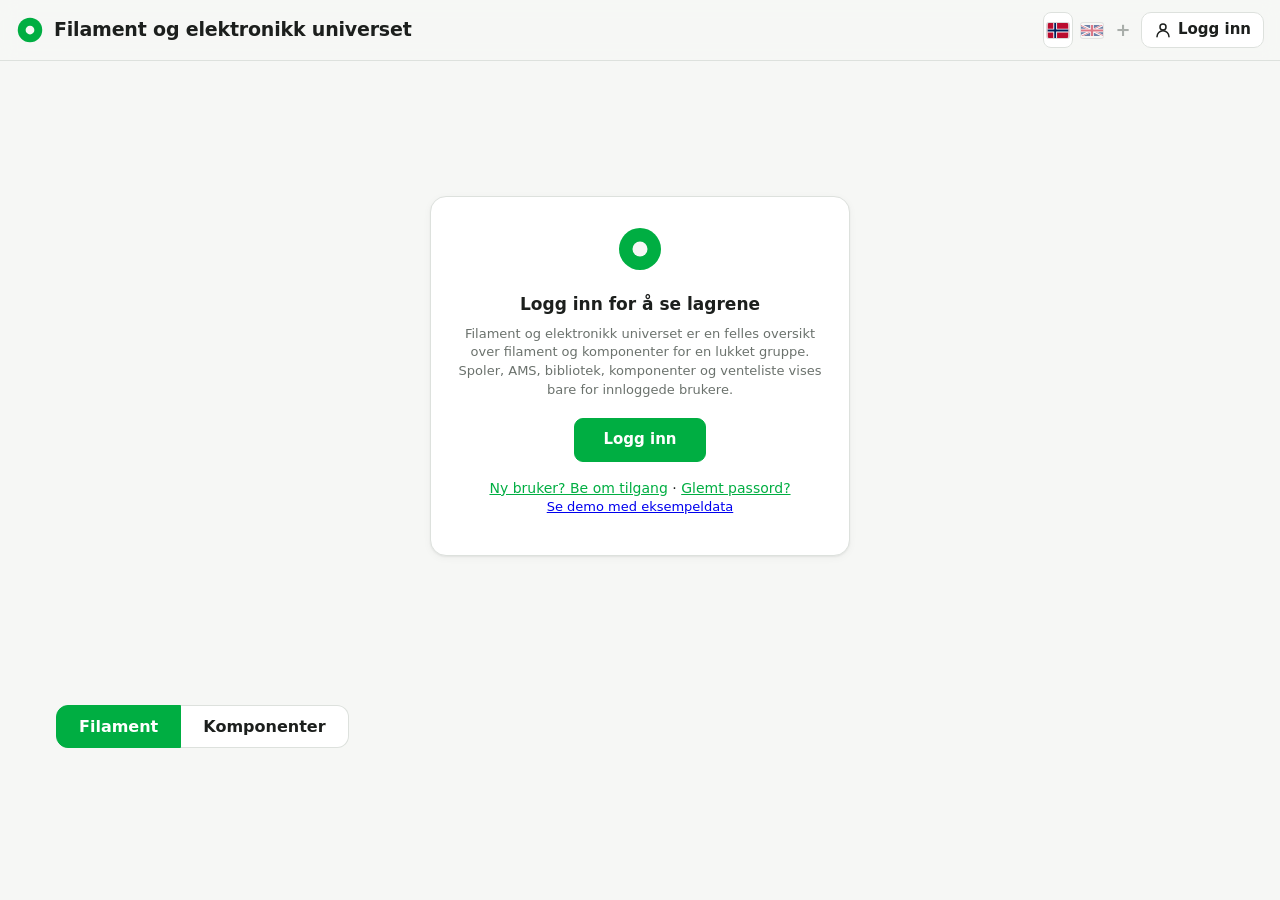
<file: index.html>
<!doctype html>
<html lang="nb">
<head>
  <meta charset="utf-8">
  <meta name="viewport" content="width=device-width, initial-scale=1">
  <!-- Ekstra lag mot XSS: bare egne skript, og data bare til GitHub, proxyen og Bambu-bildene.
       style-src trenger 'unsafe-inline' for fargefeltene (style-attributter med kontrollerte farger). -->
  <meta http-equiv="Content-Security-Policy" content="default-src 'none'; script-src 'self'; style-src 'self' 'unsafe-inline'; img-src 'self' data: https: https://store.bblcdn.eu https://store.bblcdn.com https://*.alicdn.com https://*.aliexpress-media.com https://*.mouser.com https://*.lcsc.com; connect-src 'self' http://127.0.0.1:8787 https://api.github.com https://raw.githubusercontent.com https://bambufilament-proxy.saysphilippe.workers.dev; base-uri 'none'; form-action 'self'; object-src 'none'">
  <meta name="referrer" content="strict-origin-when-cross-origin">
  <title>Filament og elektronikk universet</title>
  <meta name="description" content="Felles oversikt over Bambu Lab-filament og elektronikkomponenter, skannet inn med RFID og importert fra AliExpress og Mouser.">
  <link rel="icon" href="data:image/svg+xml,<svg xmlns='http://www.w3.org/2000/svg' viewBox='0 0 32 32'><circle cx='16' cy='16' r='14' fill='%2300ae42'/><circle cx='16' cy='16' r='5' fill='white'/></svg>">
  <link rel="stylesheet" href="style.css?v=20261009202254">
</head>
<body>
  <header>
    <a class="brand" href="./">
      <svg viewBox="0 0 32 32" aria-hidden="true"><circle cx="16" cy="16" r="14" fill="var(--accent)"/><circle cx="16" cy="16" r="5" fill="var(--bg)"/></svg>
      <h1>Filament og elektronikk universet</h1>
    </a>
    <div class="actions">
      <span id="sync" class="sync"></span>
      <button id="refresh" class="icon-btn" title="Oppdater" aria-label="Oppdater">
        <svg viewBox="0 0 24 24"><path d="M20 11a8 8 0 1 0-2.3 5.7M20 5v6h-6"/></svg>
      </button>
      <button id="open-messages" class="icon-btn msg-btn" title="Meldinger" aria-label="Meldinger" hidden>
        <svg viewBox="0 0 24 24"><rect x="3" y="5" width="18" height="14" rx="2"/><path d="M3.5 6.5l8.5 6 8.5-6"/></svg>
        <span class="msg-badge" hidden></span>
      </button>
      <button id="open-users" class="icon-btn" title="Brukere" aria-label="Brukere">
        <svg viewBox="0 0 24 24"><circle cx="9" cy="8" r="3.5"/><path d="M2.5 20a6.5 6.5 0 0 1 13 0M16 4.6a3.5 3.5 0 0 1 0 6.8M18 14.2a6.5 6.5 0 0 1 3.5 5.8"/></svg>
      </button>
      <button id="open-ideas" class="icon-btn msg-btn" title="Forslag til forbedringer" aria-label="Forslag til forbedringer" hidden>
        <svg viewBox="0 0 24 24"><path d="M12 5.5a5 5 0 0 0-3 9c.6.5.9 1.1.9 1.8v.7h4.2v-.7c0-.7.3-1.3.9-1.8a5 5 0 0 0-3-9z"/><path d="M10 20h4M10.6 22.2h2.8M10.4 11.6l1.6 1.8 1.6-1.8M12 13.4V17"/><path d="M12 1.2v1.6M4.8 4.2l1.1 1.1M19.2 4.2l-1.1 1.1M2.4 10.5h1.6M20 10.5h1.6"/></svg>
        <span class="msg-badge" hidden></span>
      </button>
      <span id="lang-switch" class="lang-switch" role="group" aria-label="Språk"></span>
      <button id="account" class="account-btn" title="Konto">
        <svg viewBox="0 0 24 24"><circle cx="12" cy="8" r="4"/><path d="M4 21a8 8 0 0 1 16 0"/></svg>
        <span id="account-label">Logg inn</span>
      </button>
    </div>
  </header>

  <div class="demo-banner">Demo med eksempeldata – endringer lagres ikke. <a href="./">Gå til ekte oversikt</a></div>

  <section id="gate" class="gate" hidden>
    <div class="gate-card">
      <svg viewBox="0 0 32 32" aria-hidden="true"><circle cx="16" cy="16" r="14" fill="var(--accent)"/><circle cx="16" cy="16" r="5" fill="var(--bg)"/></svg>
      <h2>Logg inn for å se lagrene</h2>
      <p class="hint">Filament og elektronikk universet er en felles oversikt over filament og komponenter for en lukket gruppe. Spoler, AMS, bibliotek, komponenter og venteliste vises bare for innloggede brukere.</p>
      <button id="gate-login" class="btn btn-primary">Logg inn</button>
      <p class="gate-links"><button type="button" class="link-btn" data-open="register">Ny bruker? Be om tilgang</button> · <button type="button" class="link-btn" data-open="forgot">Glemt passord?</button></p>
      <p class="hint"><a href="?demo">Se demo med eksempeldata</a></p>
    </div>
  </section>

  <nav class="sections" aria-label="Del">
    <button class="section-btn active" type="button" data-section="filament">Filament</button>
    <button class="section-btn" type="button" data-section="parts">Komponenter</button>
  </nav>

  <nav class="tabs" aria-label="Visning">
    <button class="tab active" data-tab="stock">Våre lokale lager</button>
    <button class="tab" data-tab="loans">Lånt filament</button>
    <button class="tab" data-tab="ams">AMS og bibliotek</button>
    <button class="tab" data-tab="news">Nytt fra Bambu</button>
    <button class="tab" data-tab="shop">Butikk</button>
    <button class="tab" data-tab="cards">RFID-kort</button>
    <button class="tab" data-tab="settings">Innstillinger</button>
  </nav>

  <main>
   <div id="parts-root" hidden></div>

   <div id="tab-stock">
    <aside class="stats-rail"><div class="rail-inner">
      <section id="stats" class="stats stats-side"></section>
      <nav class="rail-types" aria-label="Materiale"><span class="rail-label">Materiale</span><div id="type-chips" class="chips"></div></nav>
      <section id="kind-stats" class="stats stats-side kind-stats" aria-label="Lager og bibliotek"></section>
    </div></aside>

    <button id="stock-pending" class="notice stock-pending" type="button" data-goto="loans" hidden></button>


    <section class="panel filters">
      <div class="filter-row">
        <input id="q" type="search" placeholder="Søk etter farge, type, eier, plassering…" aria-label="Søk">
        <select id="status" aria-label="Status">
          <option value="in">På lager</option>
          <option value="pending">Venter på innsjekk</option>
          <option value="out">Tatt ut</option>
          <option value="empty">Brukt opp</option>
          <option value="">Alle</option>
        </select>
        <select id="sort" aria-label="Sortering">
          <option value="type">Sorter: type</option>
          <option value="color">Sorter: farge</option>
          <option value="owner">Sorter: eier</option>
          <option value="recent">Sorter: sist skannet</option>
        </select>
        <button id="pick-toggle" type="button" class="btn pick-toggle" aria-pressed="false">Velg flere</button>
      </div>
      <div class="chip-row"><span class="chip-label">Farge</span><div id="family-chips" class="chips"></div></div>
    </section>

    <section id="pick-bar" class="panel pick-bar" aria-label="Valgte spoler" hidden>
      <div class="pick-row">
        <b id="pick-count" class="pick-count"></b>
        <button id="pick-all" type="button" class="btn btn-small">Merk alle</button>
        <button id="pick-none" type="button" class="btn btn-small">Fjern merking</button>
        <button id="pick-cancel" type="button" class="btn btn-small">Avbryt</button>
      </div>
      <div class="pick-row">
        <label class="d-borrow">Sjekk ut til<select id="pick-to"></select></label>
        <label id="pick-refill-wrap" class="d-refill"><input id="pick-refill" type="checkbox"> Kjøp: refill uten spole (leveres ikke tilbake)</label>
        <button id="pick-go" type="button" class="btn btn-out">Sjekk ut valgte</button>
        <button id="pick-test" type="button" class="btn btn-small" hidden>Lag 12 testruller</button>
        <button id="pick-sim" type="button" class="btn btn-small" hidden>Simuler RFID-utsjekk</button>
        <button id="pick-simin" type="button" class="btn btn-small" hidden>Simuler RFID-innsjekk</button>
        <button id="pick-nuke" type="button" class="btn btn-small" hidden>Slett testdata</button>
      </div>
      <p class="hint">Trykk på spolene på lager for å velge dem. Spoler som går til noen andre enn eieren, blir lån, som ved utsjekk av én spole.</p>
      <p id="pick-msg" class="pick-msg" role="status"></p>
    </section>

    <section id="grid" class="grid"></section>
   </div>

   <div id="tab-loans" hidden></div>

   <div id="tab-news" hidden></div>

   <div id="tab-cards" hidden></div>

   <div id="tab-settings" hidden></div>

   <div id="tab-shop" hidden>
    <section class="panel shop-head">
      <div class="filter-row">
        <input id="shop-q" type="search" placeholder="Søk i hele Bambu-butikken…" aria-label="Søk i butikken">
        <select id="shop-status" aria-label="Lagerstatus">
          <option value="">Alle lagerstatuser</option>
          <option value="in">På lager</option>
          <option value="notin">Ikke på lager (helt eller delvis)</option>
          <option value="partial">Noen varianter utsolgt</option>
          <option value="out">Utsolgt</option>
        </select>
        <select id="shop-sort" aria-label="Sortering">
          <option value="name">Sorter: navn</option>
          <option value="priceAsc">Sorter: pris, lav–høy</option>
          <option value="priceDesc">Sorter: pris, høy–lav</option>
          <option value="status">Sorter: utsolgt først</option>
        </select>
        <button id="cart-open" type="button" class="btn btn-primary">Handlekurv</button>
      </div>
      <div id="shop-cats" class="chips"></div>
      <p id="shop-updated" class="hint"></p>
      <p id="shop-error" class="error"></p>
    </section>
    <div id="shop-count" class="count"></div>
    <section id="shop-grid" class="shop-grid"></section>
    <button id="shop-more" class="btn shop-more" hidden>Vis flere</button>
   </div>

   <div id="tab-ams" hidden>
    <section id="ams-me" class="panel"></section>
    <div id="ams-list"></div>
   </div>
  </main>

  <dialog id="detail" tabindex="-1">
    <form id="d-form" method="dialog">
      <div class="d-head">
        <div id="d-swatch" class="d-swatch"></div>
        <div class="d-head-text">
          <h2 id="d-title"></h2>
          <div id="d-sub" class="d-type"></div>
          <span id="d-owner" class="owner-pill"></span>
        </div>
      </div>

      <div class="d-quick">
        <button id="d-checkin" value="in" class="btn btn-in">Sjekk inn</button>
        <label id="d-borrow-label" class="d-borrow">Sjekk ut til<select id="d-borrower"></select>
          <span id="d-refill-wrap" class="d-refill"><input id="d-refill" type="checkbox"> Kjøp: refill uten spole (leveres ikke tilbake)</span></label>
        <button id="d-checkout" value="out" class="btn btn-out">Sjekk ut</button>
      </div>

      <dl id="d-rows" class="d-rows"></dl>

      <h3>Historikk</h3>
      <ul id="d-history" class="d-history"></ul>

      <h3>Rediger</h3>
      <p id="d-hint" class="hint"></p>
      <div class="d-fields">
        <label>Eier<select name="owner"></select></label>
        <label>Status
          <select name="status">
            <option value="in">På lager</option>
            <option value="out">Tatt ut</option>
            <option value="empty">Brukt opp</option>
          </select>
        </label>
        <label class="wide">Eget navn (valgfritt, erstatter fargenavnet)<input name="name" maxlength="60"></label>
        <label class="wide">Notat<textarea name="note" rows="2" maxlength="300"></textarea></label>
      </div>
      <p id="d-error" class="error"></p>
      <div class="d-buttons">
        <button value="delete" class="btn btn-danger">Slett</button>
        <span class="spacer"></span>
        <button id="d-close" value="close" class="btn">Lukk</button>
        <button value="save" class="btn btn-primary">Lagre</button>
      </div>
    </form>
  </dialog>

  <dialog id="users" class="wide-dialog" tabindex="-1">
    <h2>Brukere</h2>
    <nav id="u-tabs" class="sub-tabs" hidden>
      <button class="sub-tab active" data-utab="list">Brukere</button>
      <button class="sub-tab" data-utab="stats">Innloggingsstatistikk</button>
    </nav>
    <div id="u-stats" hidden></div>
    <div id="u-list-pane">
    <p class="hint">Hver bruker har sin egen farge, som vises på spolene de eier. Nye brukere får et midlertidig passord som må byttes ved første innlogging. Med e-postadresse sendes passordet på e-post, og brukeren kan selv be om nytt passord. Navnet må være likt <code>OWNER</code> i leserens <code>config.h</code>.</p>
    <div id="u-pending"></div>
    <ul id="u-list" class="u-list"></ul>
    <div id="u-fresh" class="u-fresh"></div>
    <form id="u-form" class="u-form">
      <input name="name" placeholder="Navn på ny bruker" required maxlength="40" aria-label="Navn">
      <input name="email" type="email" placeholder="E-post (valgfritt)" maxlength="100" aria-label="E-post">
      <input name="phone" type="tel" inputmode="tel" placeholder="Mobil (valgfritt)" maxlength="20" aria-label="Mobilnummer">
      <label class="color-pick" title="Brukerens farge på spoler og i filteret">Farge <input name="color" type="color" aria-label="Farge"></label>
      <button class="btn btn-primary">Legg til</button>
    </form>
    <p id="u-hint" class="hint"></p>
    <p id="u-error" class="error"></p>
    </div>
    <form method="dialog" class="d-buttons"><span class="spacer"></span><button class="btn">Lukk</button></form>
  </dialog>

  <dialog id="bambu">
    <form method="dialog">
      <h2>Koble til Bambu-konto</h2>
      <div id="b-step-password">
        <p class="hint">Logg inn med Bambu Lab-kontoen din (samme som i Bambu Handy). Innloggingen går via Filament og elektronikk universet sin proxy til Bambu. Bare tilgangsnøkkelen lagres, og bare i denne nettleseren. Passordet lagres ikke.</p>
        <label>E-post<input id="b-email" type="email" autocomplete="username"></label>
        <label>Passord<input id="b-password" type="password" autocomplete="current-password"></label>
        <p class="hint"><button value="code" class="link-btn" formnovalidate>Logg inn med kode på e-post i stedet</button> – uten passord.</p>
        <p class="hint">Stopper Bambu deg med robotsjekk? <button value="token" class="link-btn" formnovalidate>Lim inn tilgangsnøkkel fra bambulab.com</button></p>
      </div>
      <div id="b-step-token" hidden>
        <p class="hint">Bambu godtar av og til ikke innlogging via Filament og elektronikk universet og vil sjekke at du ikke er en robot. Da kan du logge inn hos Bambu selv og hente tilgangsnøkkelen derfra (på PC):</p>
        <ol class="hint token-steps">
          <li>Åpne <a href="https://bambulab.com/en/sign-in" target="_blank" rel="noopener">bambulab.com</a> og logg inn (løs robotsjekken der).</li>
          <li>Trykk <b>F12</b>, velg fanen <b>Application</b> (Programmer), så <b>Cookies</b> → <b>https://bambulab.com</b>.</li>
          <li>Finn raden <b>token</b>, dobbeltklikk verdien, kopier den (Ctrl+C) og lim den inn her.</li>
        </ol>
        <label>Tilgangsnøkkel<textarea id="b-token" rows="3" autocomplete="off" spellcheck="false"></textarea></label>
        <p class="hint">Nøkkelen lagres bare i denne nettleseren, som ved vanlig tilkobling. Når den utløper, ber siden deg koble til på nytt.</p>
      </div>
      <div id="b-step-code" hidden>
        <p id="b-code-hint" class="hint"></p>
        <label>Kode<input id="b-code" inputmode="numeric" autocomplete="one-time-code"></label>
      </div>
      <p id="b-error" class="error"></p>
      <div class="d-buttons">
        <span class="spacer"></span>
        <button value="cancel" class="btn">Avbryt</button>
        <button value="next" class="btn btn-primary">Fortsett</button>
      </div>
    </form>
  </dialog>

  <dialog id="login">
    <form method="dialog">
      <h2>Logg inn</h2>
      <label>Brukernavn eller e-post<input id="l-user" type="text" autocomplete="username" autocapitalize="none" spellcheck="false" maxlength="100" required></label>
      <label>Passord<input id="l-password" type="password" autocomplete="current-password"></label>
      <label class="switch"><input id="l-remember" type="checkbox"> Husk meg på denne enheten i 30 dager</label>
      <p class="hint">Uten «Husk meg» logges du ut når du lukker fanen. Bruk det bare på din egen PC eller telefon.</p>
      <p class="hint"><button type="button" class="link-btn" data-open="forgot">Glemt passord?</button> · <button type="button" class="link-btn" data-open="register">Ny bruker?</button></p>
      <p id="l-error" class="error"></p>
      <div class="d-buttons">
        <span class="spacer"></span>
        <button value="cancel" class="btn" formnovalidate>Avbryt</button>
        <button value="login" class="btn btn-primary">Logg inn</button>
      </div>
    </form>
  </dialog>

  <dialog id="cart" class="wide-dialog" tabindex="-1">
    <form method="dialog">
      <h2>Handlekurv <span class="muted">(simulert kjøp fra Bambu Lab)</span></h2>
      <div id="cart-lines" class="cart-lines"></div>
      <ul id="cart-tips" class="cart-tips" hidden></ul>
      <label class="cart-carrier"><span class="muted">Leveres av</span>
        <select id="cart-carrier">
          <option value="posten">Posten (fortolling etter verdi)</option>
          <option value="dhl">DHL (eget fortollingsgebyr)</option>
        </select>
      </label>
      <div id="cart-sum" class="cart-sum"></div>
      <p id="cart-note" class="hint"></p>
      <div class="d-buttons">
        <button id="cart-clear" type="button" class="btn">Tøm kurven</button>
        <span class="spacer"></span>
        <button value="close" class="btn btn-primary">Lukk</button>
      </div>
    </form>
  </dialog>

  <dialog id="vipps">
    <form method="dialog">
      <h2 id="v-title">Betal med Vipps</h2>
      <p id="v-what" class="hint"></p>
      <div class="vipps-rows">
        <div class="vipps-row"><span id="v-to-label" class="muted">Til</span><b id="v-to"></b><span id="v-phone"></span><button type="button" class="btn btn-small" data-copy="v-phone">Kopier</button></div>
        <div class="vipps-row"><span class="muted">Beløp</span><span class="vipps-amount"><input id="v-amount" type="number" min="1" max="10000" step="1"> kr</span><span id="v-price" class="muted"></span><button type="button" class="btn btn-small" data-copy="v-amount">Kopier</button></div>
        <div class="vipps-row"><span class="muted">Melding</span><span id="v-msg"></span><span></span><button type="button" class="btn btn-small" data-copy="v-msg">Kopier</button></div>
      </div>
      <div id="v-qr" class="v-qr" hidden></div>
      <label id="v-return-label" class="switch"><input id="v-return" type="checkbox"> <span id="v-return-text">Jeg leverer den tomme spolen tilbake (betal uten spoletillegg)</span></label>
      <p id="v-howto" class="hint"></p>
      <p id="v-error" class="error"></p>
      <div class="d-buttons">
        <a id="v-open" class="btn btn-vipps" href="vipps://" rel="noopener">Åpne Vipps</a>
        <span id="v-desktop" class="muted v-desktop">Åpne Vipps på mobilen</span>
        <span class="spacer"></span>
        <button value="cancel" class="btn" formnovalidate>Avbryt</button>
        <button id="v-paid" value="paid" class="btn btn-primary">Betalt med Vipps</button>
      </div>
    </form>
  </dialog>

  <dialog id="forgot">
    <form method="dialog">
      <h2>Glemt passord</h2>
      <p class="hint">Skriv brukernavnet eller e-postadressen din. Er adressen registrert, får du et midlertidig passord på e-post. Det virker i 4 timer, og du velger ditt eget passord når du logger inn med det.</p>
      <label>Brukernavn eller e-post<input id="f-who" autocomplete="username" maxlength="100" required></label>
      <p id="f-status" class="hint" role="status"></p>
      <p id="f-error" class="error"></p>
      <div class="d-buttons">
        <span class="spacer"></span>
        <button value="cancel" class="btn" formnovalidate>Lukk</button>
        <button id="f-send" value="send" class="btn btn-primary">Send passord</button>
      </div>
    </form>
  </dialog>

  <dialog id="register">
    <form method="dialog">
      <h2>Be om tilgang</h2>
      <p class="hint">Velg brukernavn og skriv e-postadressen din. Administrator godkjenner forespørselen, og da får du et midlertidig passord på e-post.</p>
      <label>Brukernavn<input id="r-name" autocomplete="username" minlength="2" maxlength="40" required></label>
      <label>E-post<input id="r-email" type="email" autocomplete="email" maxlength="100" required></label>
      <label>Mobilnummer (valgfritt, for Vipps)<input id="r-phone" type="tel" inputmode="tel" autocomplete="tel" maxlength="20" placeholder="F.eks. 912 34 567"></label>
      <p id="r-status" class="hint" role="status"></p>
      <p id="r-error" class="error"></p>
      <div class="d-buttons">
        <span class="spacer"></span>
        <button value="cancel" class="btn" formnovalidate>Lukk</button>
        <button id="r-send" value="send" class="btn btn-primary">Send forespørsel</button>
      </div>
    </form>
  </dialog>

  <dialog id="account-dialog" tabindex="-1">
    <form method="dialog">
      <h2>Innlogget som <span id="a-name"></span></h2>
      <p class="hint">Du er innlogget i denne nettleseren til du logger ut.</p>
      <p class="hint">Her endrer du din egen bruker. Endringene lagres med en gang.</p>
      <label>E-post (for nytt passord og varsler)<input id="a-email" type="email" autocomplete="email" maxlength="100" placeholder="navn@eksempel.no"></label>
      <label>Mobilnummer (for Vipps når noen gjør opp med deg)<input id="a-phone" type="tel" inputmode="tel" autocomplete="tel" placeholder="F.eks. 912 34 567" maxlength="20"></label>
      <label class="a-color">Din farge (på spolene dine)<input id="a-color" type="color"></label>
      <label class="a-lang">Språk (norsk er standard)<span id="a-lang-box" translate="no"></span></label>
      <fieldset id="a-notify" class="a-notify">
        <legend>Varsel om nye meldinger</legend>
        <label class="switch"><input id="a-n-mail" type="checkbox"> På e-post</label>
        <label class="switch"><input id="a-n-wa" type="checkbox"> På WhatsApp (bruker mobilnummeret over)</label>
        <label>Din CallMeBot-nøkkel for WhatsApp<input id="a-wakey" type="text" inputmode="numeric" autocomplete="off" maxlength="10" placeholder="F.eks. 1234567"></label>
        <p class="hint">WhatsApp-varslene sendes gjennom den gratis tjenesten CallMeBot, som trenger en egen nøkkel for nummeret ditt. Følg trinnene under «WhatsApp» på <a href="https://www.callmebot.com/blog/free-api-whatsapp-messages/" target="_blank" rel="noopener">callmebot.com ↗</a>: legg inn nummeret deres som kontakt og send dem meldingen de oppgir. Du får nøkkelen i svaret. Lim den inn her.</p>
        <p class="a-n-row"><span id="a-n-msg" class="hint" role="status"></span><button id="a-n-test" type="button" class="btn btn-small">Send testvarsel</button></p>
      </fieldset>
      <p id="a-msg" class="hint" role="status"></p>
      <div class="d-buttons">
        <button value="logout" class="btn btn-danger">Logg ut</button>
        <span class="spacer"></span>
        <button value="password" class="btn">Bytt passord</button>
        <button value="close" class="btn btn-primary">Lukk</button>
      </div>
    </form>
  </dialog>

  <dialog id="lang-dialog" class="lang-dialog">
    <form method="dialog" id="lang-body"></form>
  </dialog>

  <dialog id="password">
    <form method="dialog">
      <h2>Bytt passord</h2>
      <p id="p-forced" class="notice">Du er logget inn med et midlertidig passord. Velg ditt eget passord før du fortsetter.</p>
      <label id="p-current-label">Nåværende passord<input id="p-current" type="password" autocomplete="current-password"></label>
      <label>Nytt passord (minst 12 tegn, gjerne flere tilfeldige ord)<input id="p-new" type="password" autocomplete="new-password"></label>
      <label>Gjenta nytt passord<input id="p-repeat" type="password" autocomplete="new-password"></label>
      <p id="p-error" class="error"></p>
      <div class="d-buttons">
        <span class="spacer"></span>
        <button id="p-cancel" value="cancel" class="btn">Avbryt</button>
        <button value="save" class="btn btn-primary">Lagre passord</button>
      </div>
    </form>
  </dialog>

  <dialog id="rekey">
    <form id="rk-form" method="dialog">
      <h2>Ny GitHub-token</h2>
      <p class="notice">Passordet ditt er riktig, men GitHub-tokenen som er lagret er utløpt eller generert på nytt. Lim inn den nye tokenen.</p>
      <label>Ny GitHub-token<input id="rk-token" type="password" autocomplete="off" placeholder="github_pat_…"></label>
      <p class="hint">Tokenen må ha tilgang <b>kun</b> til <b>BambuFilament-data</b> og <b>BambuFilament-auth</b>, med <i>Contents: Read and write</i>. Velg gjerne lang utløpstid. Din innlogging fornyes med passordet du nettopp brukte. De andre brukerne beholder passordene sine.</p>
      <p id="rk-error" class="error"></p>
      <div class="d-buttons">
        <span class="spacer"></span>
        <button value="cancel" class="btn">Avbryt</button>
        <button value="save" class="btn btn-primary">Lagre ny token</button>
      </div>
    </form>
    <div id="rk-done" hidden>
      <h2>Ny token er lagret</h2>
      <div id="rk-summary"></div>
      <table id="rk-list" class="pw-table"></table>
      <div class="d-buttons"><span class="spacer"></span><button id="rk-close" class="btn btn-primary">Ferdig</button></div>
    </div>
  </dialog>

  <dialog id="setup">
    <form id="setup-form" method="dialog">
      <h2>Første oppsett</h2>
      <p class="hint">Ingen brukere har innlogging ennå. Lim inn en GitHub-token med skrivetilgang til repoet. Den lagres kryptert per bruker, og hver bruker låser den opp med sitt eget passord.</p>
      <label>GitHub-token<input id="su-token" type="password" autocomplete="off" placeholder="github_pat_…"></label>
      <p class="hint">Lag en <a href="https://github.com/settings/personal-access-tokens/new" target="_blank" rel="noopener">fine-grained token</a> med tilgang <b>kun</b> til <b>saysphilippe/BambuFilament-data</b> og rettigheten <i>Contents: Read and write</i>. Den skal <b>ikke</b> ha tilgang til BambuFilament (koden).</p>
      <label>Brukere (én per linje, administrator først)<textarea id="su-names" rows="3">Philippe
Niklas
Peter</textarea></label>
      <p id="su-error" class="error"></p>
      <div class="d-buttons">
        <span class="spacer"></span>
        <button value="cancel" class="btn">Avbryt</button>
        <button value="setup" class="btn btn-primary">Opprett brukere</button>
      </div>
    </form>
    <div id="setup-done" hidden>
      <h2>Brukerne er opprettet</h2>
      <p>Gi disse midlertidige passordene til brukerne. De vises <b>bare nå</b>. Hver bruker må bytte passord ved første innlogging.</p>
      <table id="su-list" class="pw-table"></table>
      <p>Du er logget inn som <b id="su-me"></b> og velger ditt eget passord i neste steg.</p>
      <div class="d-buttons"><span class="spacer"></span><button id="su-done" class="btn btn-primary">Velg mitt passord</button></div>
    </div>
  </dialog>

  <button type="button" id="to-top" class="to-top" title="Til toppen" aria-label="Til toppen" hidden>↑</button>
  <script src="vendor/qrcode.js"></script>
  <script type="module" src="app.js?v=20261009202254"></script>
</body>
</html>
</file>
<file: style.css>
:root {
  --bg: #f6f7f5;
  --surface: #ffffff;
  --text: #1c1f1d;
  --muted: #6b726d;
  --muted-bg: #e6e9e6;
  --border: #dde1dd;
  --accent: #00ae42;
  --accent-text: #ffffff;
  --in: #00a03c;
  --out: #d97706;
  --danger: #c0392b;
  --shadow: 0 1px 2px rgba(0, 0, 0, .06), 0 2px 8px rgba(0, 0, 0, .04);
  color-scheme: light;
}

@media (prefers-color-scheme: dark) {
  :root {
    --bg: #141615;
    --surface: #1d201e;
    --text: #e8ebe9;
    --muted: #9aa29d;
    --muted-bg: #2a2e2b;
    --border: #2f3431;
    --accent: #1fc25b;
    --accent-text: #08130c;
    --in: #34c768;
    --out: #f59e0b;
    --danger: #ef6b5b;
    --shadow: none;
    color-scheme: dark;
  }
}

* { box-sizing: border-box; }

body {
  margin: 0;
  background: var(--bg);
  color: var(--text);
  font: 15px/1.45 system-ui, -apple-system, "Segoe UI", Roboto, sans-serif;
}

header {
  position: sticky;
  top: 0;
  z-index: 5;
  display: flex;
  align-items: center;
  justify-content: space-between;
  gap: 12px;
  padding: 12px 16px;
  background: color-mix(in srgb, var(--bg) 88%, transparent);
  backdrop-filter: blur(8px);
  border-bottom: 1px solid var(--border);
}

.brand { display: flex; align-items: center; gap: 10px; color: inherit; text-decoration: none; }
.brand svg { width: 28px; height: 28px; }
h1 { margin: 0; font-size: 19px; letter-spacing: -.01em; }
h2 { margin: 0 0 8px; font-size: 17px; }
h3 { margin: 18px 0 6px; font-size: 13px; text-transform: uppercase; letter-spacing: .05em; color: var(--muted); }

.actions { display: flex; align-items: center; gap: 6px; }
.sync { font-size: 13px; color: var(--muted); }
.sync.error { color: var(--danger); }

.icon-btn {
  display: grid;
  place-items: center;
  width: 36px;
  height: 36px;
  border: 1px solid var(--border);
  border-radius: 10px;
  background: var(--surface);
  color: var(--text);
  cursor: pointer;
}
.icon-btn svg { width: 18px; height: 18px; fill: none; stroke: currentColor; stroke-width: 2; stroke-linecap: round; stroke-linejoin: round; }

main { max-width: 1200px; margin: 0 auto; padding: 16px; }

.stats { display: grid; grid-template-columns: repeat(auto-fill, minmax(120px, 1fr)); gap: 10px; margin-bottom: 16px; }
.stat {
  flex: 1 1 130px;
  padding: 12px 14px;
  background: var(--surface);
  border: 1px solid var(--border);
  border-radius: 12px;
  box-shadow: var(--shadow);
}
.stat b { display: block; font-size: 22px; font-variant-numeric: tabular-nums; }
/* Bokser som filtrerer: klikkbare, aktiv = grønn kant. */
.stat-filter { display: block; width: 100%; text-align: left; font: inherit; color: inherit; cursor: pointer; transition: border-color .12s ease, background .12s ease; }
.stat-filter:hover { border-color: var(--accent); }
.stat-filter.active { border-color: var(--accent); box-shadow: 0 0 0 2px color-mix(in srgb, var(--accent) 35%, transparent); background: color-mix(in srgb, var(--accent) 8%, var(--surface)); }
.stat-filter.owner-stat.active { border-left-color: var(--owner); }
.stat span { font-size: 13px; color: var(--muted); }

/* Lager: tallboksene ca. 30 % mindre. På brede skjermer står de i margen til venstre
   for innholdet (som beholder full bredde), og følger med ved rulling. */
.stats-side { gap: 7px; grid-template-columns: repeat(auto-fill, minmax(96px, 1fr)); }
.stats-side .stat { padding: 8px 10px; border-radius: 9px; }
.stats-side .stat b { font-size: 16px; }
.stats-side .stat span { font-size: 11px; line-height: 1.3; display: block; }
/* Materialfilter under tallboksene. */
.rail-types { margin: 4px 0 14px; }
.rail-label { display: block; margin: 0 0 6px 2px; font-size: 14px; color: var(--muted); }
.rail-types .chips { gap: 6px; }
/* 15 % større skrift enn de vanlige filterknappene (13 px). */
.rail-types .chip { font-size: 15px; }
/* Smalere PC-vinduer: ingen plass i margen, så boksene får en egen kolonne i innholdet. */
@media (min-width: 800px) and (max-width: 1479px) {
  #tab-stock:not([hidden]) { display: grid; grid-template-columns: 104px minmax(0, 1fr); column-gap: 14px; align-items: start; }
  #tab-stock > * { grid-column: 2; }
  #tab-stock > .stats-rail { grid-column: 1; grid-row: 1 / span 20; align-self: stretch; }
  .stats-side { grid-template-columns: 1fr; margin-bottom: 0; }
  .rail-inner { position: sticky; top: 76px; max-height: calc(100vh - 88px); overflow-y: auto; scrollbar-width: thin; }
  .rail-types { margin-top: 14px; }
  .rail-types .chips { flex-direction: column; align-items: stretch; }
  .rail-types .chip { justify-content: flex-start; }
}
@media (min-width: 1480px) {
  #tab-stock { position: relative; }
  .stats-rail { position: absolute; top: 0; bottom: 0; right: calc(100% + 16px); width: 112px; }
  .stats-side { grid-template-columns: 1fr; margin-bottom: 0; }
  .rail-inner { position: sticky; top: 76px; max-height: calc(100vh - 88px); overflow-y: auto; scrollbar-width: thin; } /* under topplinjen (ca. 61 px) */
  .rail-types { margin-top: 14px; }
  .rail-types .chips { flex-direction: column; align-items: stretch; }
  .rail-types .chip { justify-content: flex-start; }
}

.panel {
  margin-bottom: 16px;
  padding: 12px 14px;
  background: var(--surface);
  border: 1px solid var(--border);
  border-radius: 12px;
  box-shadow: var(--shadow);
}
.activity ul { list-style: none; margin: 0; padding: 0; }
.activity li {
  display: flex;
  align-items: center;
  gap: 10px;
  padding: 6px 0;
  border-top: 1px solid var(--border);
  cursor: pointer;
  min-width: 0;
}
.activity li:first-child { border-top: 0; }
.activity .dot { flex: none; width: 14px; height: 14px; border-radius: 50%; border: 1px solid var(--border); }
.activity .what { flex: 1; min-width: 0; overflow: hidden; text-overflow: ellipsis; white-space: nowrap; }
.activity .who { flex: none; font-size: 13px; color: var(--muted); }

.act { flex: none; font-size: 12px; font-weight: 600; padding: 1px 8px; border-radius: 99px; background: var(--muted-bg); }
.act-in { color: var(--in); background: color-mix(in srgb, var(--in) 14%, transparent); }
.act-out { color: var(--out); background: color-mix(in srgb, var(--out) 16%, transparent); }

.filters { display: flex; flex-direction: column; gap: 10px; }
.filter-row { display: flex; flex-wrap: wrap; gap: 8px; }
.filter-row input { flex: 1 1 220px; }
.chip-row { display: flex; align-items: flex-start; gap: 10px; }
.chip-label { flex: none; width: 66px; padding-top: 5px; font-size: 13px; color: var(--muted); }
.chips { display: flex; flex-wrap: wrap; gap: 6px; }
.chip {
  display: inline-flex;
  align-items: center;
  gap: 6px;
  padding: 4px 11px;
  border: 1px solid var(--border);
  border-radius: 99px;
  background: var(--surface);
  color: var(--text);
  font: inherit;
  font-size: 13px;
  cursor: pointer;
}
.chip.active { border-color: var(--text); background: var(--text); color: var(--bg); }
.chip-dot { width: 12px; height: 12px; border-radius: 50%; border: 1px solid rgba(128, 128, 128, .45); }
.count { margin: 0 0 8px 2px; font-size: 13px; color: var(--muted); }

input, select, textarea {
  width: 100%;
  padding: 8px 10px;
  border: 1px solid var(--border);
  border-radius: 9px;
  background: var(--surface);
  color: var(--text);
  font: inherit;
}
.filter-row select { width: auto; flex: 0 1 auto; }

.grid, .grid-inner { display: grid; grid-template-columns: repeat(auto-fill, minmax(170px, 1fr)); gap: 12px; }
.grid.grouped { display: block; }
.mat-group { margin-bottom: 22px; }
.mat-head { display: flex; align-items: baseline; gap: 8px; margin: 6px 0 4px; font-size: 18px; font-weight: 700; letter-spacing: -.01em; cursor: pointer; list-style: none; }
.type-head { display: flex; align-items: baseline; gap: 6px; margin: 12px 0 8px; font-size: 17px; font-weight: 600; color: var(--muted); text-transform: uppercase; letter-spacing: .04em; cursor: pointer; list-style: none; }
.mat-head::-webkit-details-marker, .type-head::-webkit-details-marker { display: none; }
/* Pil som viser om gruppen er åpen eller lukket. */
.mat-head::before, .type-head::before { content: "▸"; display: inline-block; width: 1em; color: var(--muted); transition: transform .12s ease; }
.mat-group[open] > .mat-head::before, .type-group[open] > .type-head::before { transform: rotate(90deg); }
.mat-head::before { font-size: 16px; }
.type-head::before { font-size: 14px; }
.type-group:not([open]) > .type-head { margin-bottom: 4px; }
/* Antallet i samme størrelse som overskriften, men dempet. */
.mat-head span, .type-head span { font-size: inherit; font-weight: inherit; color: var(--muted); }

.card {
  display: flex;
  flex-direction: column;
  padding: 0;
  overflow: hidden;
  text-align: left;
  background: var(--surface);
  color: inherit;
  font: inherit;
  border: 1px solid var(--border);
  border-radius: 14px;
  box-shadow: var(--shadow);
  cursor: pointer;
  transition: transform .12s ease, box-shadow .12s ease;
}
.card:hover { transform: translateY(-2px); }
.card.status-empty { opacity: .55; }
.swatch { position: relative; height: 96px; border-bottom: 1px solid var(--border); }
.swatch .badge { padding: 2px 9px; border-radius: 99px; font-size: 14.5px; font-weight: 600; background: var(--surface); }
.owner-bar {
  display: flex;
  align-items: center;
  gap: 6px;
  padding: 5px 12px;
  font-size: 13px;
  font-weight: 700;
  color: var(--owner);
  background: color-mix(in srgb, var(--owner) 12%, transparent);
}
.owner-dot { flex: none; width: 10px; height: 10px; border-radius: 50%; background: var(--owner); }
.owner-stat { border-left: 4px solid var(--owner); }
.owner-pill {
  display: inline-block;
  margin-top: 6px;
  padding: 2px 10px;
  border-radius: 99px;
  font-size: 13px;
  font-weight: 700;
  color: #fff;
  background: var(--owner);
}
/* Hvor mye som er igjen: stripe over hele kortets bredde (0–full rull). */
.left-bar { height: 9px; background: var(--muted-bg); }
.left-bar span { display: block; height: 100%; background: var(--accent); }
.left-bar.low span { background: var(--out); }
.left-bar.unknown { background: repeating-linear-gradient(90deg, var(--muted-bg) 0 6px, transparent 6px 10px); }
.card-body { flex: 1; padding: 10px 12px 12px; display: flex; flex-direction: column; gap: 2px; }
.card-title { font-weight: 700; font-size: 19px; line-height: 1.25; }
.card-type { font-size: 15.5px; color: var(--muted); }
/* Detaljer i liten, dempet tekst: eier og vekt. */
/* Eier nederst på kortet (vanlig størrelse; resten av kortet er 20 % større). */
.card-foot { display: flex; flex-wrap: wrap; gap: 4px 10px; margin-top: auto; padding-top: 8px; font-size: 12px; color: var(--muted); }
.card-foot .lib-weight { font-weight: 400; }
.foot-owner { display: inline-flex; align-items: center; gap: 5px; }
.foot-owner .owner-dot { width: 8px; height: 8px; }
.hex { font-family: ui-monospace, Consolas, monospace; }
.card-meta { display: flex; flex-wrap: wrap; gap: 6px; margin-top: 4px; font-size: 12px; }
.card-meta span { padding: 1px 8px; border-radius: 99px; background: var(--muted-bg); }
.card-meta .owner { font-weight: 600; }
.badge-out { color: var(--out); }
.badge-empty { color: var(--muted); }
.card-note { font-size: 15.5px; color: var(--muted); }
.empty-msg { grid-column: 1 / -1; color: var(--muted); text-align: center; padding: 40px 0; }

dialog:focus { outline: none; }
dialog {
  width: min(560px, calc(100vw - 32px));
  max-height: calc(100vh - 32px);
  padding: 20px;
  border: 1px solid var(--border);
  border-radius: 16px;
  background: var(--surface);
  color: var(--text);
}
dialog::backdrop { background: rgba(0, 0, 0, .45); }
dialog label { display: block; margin-bottom: 10px; font-size: 13px; color: var(--muted); }
dialog label input, dialog label select, dialog label textarea { margin-top: 4px; color: var(--text); }

.d-head { display: flex; align-items: center; gap: 14px; margin-bottom: 14px; }
.d-head h2 { margin: 0; }
.d-type { font-size: 15px; }
.d-swatch { flex: none; width: 56px; height: 56px; border-radius: 50%; border: 1px solid var(--border); }
.muted { color: var(--muted); font-size: 13px; }

.d-quick { display: flex; gap: 8px; margin-bottom: 12px; }
.d-quick .btn { flex: 1; padding: 10px; font-size: 15px; }
.d-quick .d-borrow { flex: 1; margin: 0; }
.d-quick .d-borrow select { width: 100%; }
.d-refill { display: flex; align-items: center; gap: 6px; margin-top: 6px; font-size: 12px; color: var(--muted); }
.d-refill[hidden] { display: none; }
.d-refill input { width: auto; margin: 0; }
.pending-refill { display: inline-flex; align-items: center; gap: 4px; font-size: 12px; color: var(--muted); }

/* Lånt filament */
.loan-sum { display: flex; flex-wrap: wrap; gap: 8px; margin-bottom: 14px; }
.loan-debt { display: flex; align-items: center; gap: 6px; padding: 6px 12px; border-radius: 999px; background: color-mix(in srgb, var(--out) 15%, transparent); font-size: 14px; }
.loan-debt.clear { background: color-mix(in srgb, var(--accent) 12%, transparent); }
.loan-debt.mine-owe { background: color-mix(in srgb, var(--danger) 16%, transparent); }
.loan-debt.mine-get { background: color-mix(in srgb, var(--accent) 16%, transparent); }
.loans h2 { font-size: 16px; margin: 18px 0 8px; }
.loan-list { list-style: none; margin: 0; padding: 0; }
.loan-list li { display: flex; flex-wrap: wrap; align-items: center; gap: 10px; padding: 10px 0; border-top: 1px solid var(--border); }
.loan-list li:first-child { border-top: 0; }
.loan-list .dot { flex: none; width: 22px; height: 22px; border-radius: 50%; border: 1px solid var(--border); }
.loan-what { flex: 1 1 220px; min-width: 0; }
.loan-what b { display: block; }
.loan-who { display: flex; align-items: center; gap: 6px; font-size: 14px; }
.loan-who .owner-dot { display: inline-block; }
.loan-state { font-size: 12px; font-weight: 600; padding: 2px 8px; border-radius: 999px; background: var(--muted-bg); }
.loan-state.out { background: color-mix(in srgb, var(--out) 20%, transparent); }
.loan-state.owes { background: color-mix(in srgb, var(--danger) 18%, transparent); }
.loan-state.returned, .loan-state.settled { background: color-mix(in srgb, var(--accent) 15%, transparent); }
.loan-actions { display: flex; gap: 6px; align-items: center; }
.btn.btn-vipps { background: #ff5b24; border-color: #ff5b24; color: #fff; }
.vipps-rows { display: grid; gap: 8px; margin: 10px 0; }
.a-color { display: flex; align-items: center; gap: 10px; }
.a-color input { width: 44px; height: 32px; padding: 2px; margin: 0; }
.vipps-row { display: grid; grid-template-columns: 70px auto 1fr auto; gap: 10px; align-items: center; padding: 8px 10px; border-radius: 10px; background: var(--bg); font-size: 14px; }
.vipps-amount { display: flex; align-items: center; gap: 6px; }
.vipps-amount input { flex: none; }
#v-price { font-size: 12px; }
.v-desktop { align-self: center; font-size: 13px; }
.v-qr { display: flex; gap: 14px; align-items: center; margin: 4px 0 10px; }
.v-qr[hidden] { display: none; }
.v-qr-code { flex: none; width: 150px; padding: 6px; background: #fff; border-radius: 10px; border: 1px solid var(--border); }
.v-qr-code svg { display: block; width: 100%; height: auto; }
.v-qr .hint { margin: 0; }
#v-open[hidden], .v-desktop[hidden] { display: none; }
.loan-actions select { width: auto; padding: 4px 8px; font-size: 13px; }
.loan-state.pending { background: color-mix(in srgb, var(--out) 30%, transparent); }
.pending-box { margin-bottom: 14px; padding: 10px 14px; border-radius: 12px; background: color-mix(in srgb, var(--out) 14%, transparent); }
.pending-box h2 { margin-top: 4px; }
.tab-count { display: inline-block; min-width: 18px; margin-left: 6px; padding: 0 6px; border-radius: 999px; background: var(--out); color: #fff; font-size: 12px; line-height: 18px; text-align: center; }
.stock-pending { display: block; width: 100%; margin-bottom: 12px; text-align: left; border: 0; font: inherit; cursor: pointer; }
.stock-pending[hidden] { display: none; }
.token-steps { margin: 0 0 10px; padding-left: 20px; }
.token-steps li { margin: 2px 0; }
#b-token { width: 100%; font-family: ui-monospace, monospace; font-size: 12px; }
.act-detail { display: block; font-size: 12px; color: var(--muted); }
.act-filters { display: flex; flex-direction: column; gap: 8px; margin: 4px 0 10px; }
.act-filters input { width: 100%; }

.d-rows { display: grid; grid-template-columns: max-content 1fr; gap: 4px 16px; margin: 0; font-size: 14px; }
.d-rows dt { color: var(--muted); }
.d-rows dd { margin: 0; overflow-wrap: anywhere; }

.d-history { list-style: none; margin: 0; padding: 0; max-height: 140px; overflow-y: auto; font-size: 13px; }
.d-history li { padding: 3px 0; }

.d-fields { display: grid; grid-template-columns: 1fr 1fr; gap: 0 12px; }
.d-fields .wide { grid-column: 1 / -1; }

.d-buttons { display: flex; flex-wrap: wrap; gap: 8px; margin-top: 8px; }
/* Brukere-vinduet kan bli langt (statistikk): Lukk-knappen står fast nederst mens man ruller. */
#users { overflow-y: auto; }
#users > form.d-buttons { position: sticky; bottom: -20px; margin: 12px -20px -20px; padding: 12px 20px; background: var(--surface); border-top: 1px solid var(--border); z-index: 1; }
.spacer { flex: 1; }

.btn {
  padding: 8px 14px;
  border: 1px solid var(--border);
  border-radius: 9px;
  background: var(--surface);
  color: var(--text);
  font: inherit;
  font-weight: 600;
  cursor: pointer;
}
.btn:disabled { opacity: .5; cursor: default; }
.btn-primary { background: var(--accent); border-color: var(--accent); color: var(--accent-text); }
.btn-in { background: var(--in); border-color: var(--in); color: #fff; }
.btn-out { background: var(--out); border-color: var(--out); color: #fff; }
.btn-danger { color: var(--danger); }

.hint { font-size: 13px; color: var(--muted); margin: 0 0 10px; }
.error { color: var(--danger); font-size: 13px; min-height: 1em; margin: 4px 0 0; }

@media (max-width: 520px) {
  .sync { display: none; }
  .filters select { flex: 1 1 45%; }
  .d-fields { grid-template-columns: 1fr; }
  .grid { grid-template-columns: repeat(auto-fill, minmax(150px, 1fr)); }
}

.u-list { list-style: none; margin: 0 0 12px; padding: 0; }
.u-list li { display: flex; align-items: center; gap: 10px; padding: 8px 0; border-top: 1px solid var(--border); }
.u-list li:first-child { border-top: 0; }
.u-name { flex: 1; font-weight: 600; }
.u-form { display: flex; gap: 8px; margin-bottom: 8px; }
.u-form input[type=color] { flex: none; width: 44px; padding: 2px; height: auto; margin: 0; align-self: stretch; }
.u-form input:not([type=color]) { flex: 1 1 0; min-width: 0; }
.u-form .btn { flex: none; white-space: nowrap; }
.u-form .color-pick { flex: none; margin: 0; display: flex; align-items: center; gap: 6px; font-size: 13px; color: var(--muted); }
.btn-small { padding: 4px 10px; font-size: 13px; }
code { font-size: 12px; padding: 1px 5px; border-radius: 5px; background: var(--muted-bg); }

.demo-banner { display: none; padding: 8px 16px; text-align: center; font-size: 14px; background: #fff4d6; color: #5c4400; }
.demo-banner a { color: inherit; font-weight: 600; }
body.demo .demo-banner { display: block; }

.account-btn {
  display: flex;
  align-items: center;
  gap: 6px;
  height: 36px;
  padding: 0 12px;
  border: 1px solid var(--border);
  border-radius: 10px;
  background: var(--surface);
  color: var(--text);
  font: inherit;
  font-weight: 600;
  cursor: pointer;
}
.account-btn svg { width: 18px; height: 18px; fill: none; stroke: currentColor; stroke-width: 2; stroke-linecap: round; }
.account-btn.logged-in { border-color: var(--accent); }
.account-btn[hidden] { display: none; }

/* Språkvalg øverst: flagg ved siden av kontoknappen. */
.lang-switch { display: flex; align-items: center; gap: 4px; }
.lang-flag { display: grid; place-items: center; width: 30px; height: 36px; padding: 0; border: 1px solid transparent; border-radius: 8px; background: none; color: var(--muted); font: inherit; font-size: 18px; line-height: 1; cursor: pointer; opacity: .55; }
.lang-flag svg { width: 22px; height: 15px; border-radius: 2px; box-shadow: 0 0 0 1px rgba(0, 0, 0, .15); }
.lang-flag:hover, .lang-flag:focus-visible { opacity: 1; background: var(--muted-bg); }
.lang-flag.active { opacity: 1; border-color: var(--border); background: var(--surface); }
.lang-more { width: 24px; font-weight: 600; }
@media (max-width: 520px) { .lang-flag:not(.active) { display: none; } }
.lang-dialog { width: min(520px, calc(100vw - 32px)); }
.lang-choices { display: flex; flex-wrap: wrap; gap: 8px; margin: 8px 0; }
.lang-choice { display: inline-flex; align-items: center; gap: 8px; }
.lang-choice.active { border-color: var(--accent); }
.lang-flag-img svg { display: block; width: 24px; height: 16px; border-radius: 2px; box-shadow: 0 0 0 1px rgba(0, 0, 0, .15); }
.lang-reqs { list-style: none; margin: 8px 0; padding: 0; }
.lang-reqs li { display: flex; flex-wrap: wrap; align-items: center; gap: 6px; padding: 8px 0; border-top: 1px solid var(--border); min-width: 0; }
.lang-reqs li:first-child { border-top: 0; }
.lang-reqs .spacer { flex: 1; }
.lang-reqs .btn.active { border-color: var(--accent); }
.lang-voters { flex-basis: 100%; order: 3; font-size: 12px; }
.lang-add { display: flex; gap: 8px; margin: 8px 0; min-width: 0; }
.lang-add input { flex: 1 1 0; min-width: 0; margin: 0; }
.lang-add .btn { flex: none; }

/* Innstillinger → Oversettelser: norsk og engelsk ved siden av hverandre. */
.texts-editor #tx-q { width: 100%; margin: 8px 0; }
.tx-head, .tx-row { display: grid; grid-template-columns: minmax(0, 1fr) minmax(0, 1fr); gap: 4px 12px; }
.tx-head { padding: 4px 0; font-size: 12px; font-weight: 600; color: var(--muted); text-transform: uppercase; letter-spacing: .04em; }
.tx-row { padding: 10px 0; border-top: 1px solid var(--border); }
.tx-row.changed { border-left: 3px solid var(--accent); padding-left: 8px; }
.tx-cell { display: flex; flex-direction: column; gap: 4px; margin: 0; min-width: 0; }
.tx-cell textarea { width: 100%; min-width: 0; margin: 0; resize: vertical; font: inherit; font-size: 14px; line-height: 1.4; }
.tx-cell textarea[readonly] { background: var(--muted-bg); }
.tx-lang { display: none; font-size: 12px; font-weight: 600; color: var(--muted); }
.tx-orig { font-size: 12px; }
.tx-langs { display: flex; flex-wrap: wrap; align-items: center; gap: 8px; margin: 8px 0; }
.tx-langs label { display: flex; align-items: center; gap: 6px; margin: 0; font-size: 13px; color: var(--muted); }
.tx-langs select { margin: 0; width: auto; }
.tx-src { grid-column: 1 / -1; margin: 0; font-size: 12px; }
.tx-meta { grid-column: 1 / -1; display: flex; flex-wrap: wrap; align-items: center; gap: 8px; margin: 0; }
@media (max-width: 640px) {
  .tx-head { display: none; }
  .tx-row { grid-template-columns: minmax(0, 1fr); }
  .tx-lang { display: block; }
}

.notice { padding: 10px 12px; border-radius: 9px; background: color-mix(in srgb, var(--out) 15%, transparent); font-size: 14px; }
.u-fresh table, .pw-table { border-collapse: collapse; margin: 6px 0 12px; }
.u-fresh td, .pw-table td { padding: 4px 14px 4px 0; }
.pw { font-size: 15px; user-select: all; }
.u-list li { flex-wrap: wrap; }
.u-email { flex: 1 1 200px; min-width: 0; max-width: 260px; padding: 4px 8px; font-size: 13px; }
.u-phone { flex: 0 1 130px; min-width: 0; padding: 4px 8px; font-size: 13px; }
.u-color { flex: none; width: 28px; height: 28px; padding: 1px; border-radius: 50%; cursor: pointer; }
.u-email-text { font-size: 13px; }
.cards-panel h2, .settings-panel h2 { margin-top: 0; }
.settings-panel h3 { font-size: 15px; margin: 14px 0 6px; }
.setting { display: grid; gap: 4px; max-width: 560px; margin: 12px 0; font-size: 14px; color: var(--text); }
.setting-label { font-weight: 600; }
.setting-input { display: flex; align-items: center; gap: 8px; }
.setting-input input { flex: none; }
.setting .hint { margin: 0; }
.table-wrap { overflow-x: auto; }
.cards-table td { vertical-align: middle; }
.cards-table select, .cards-table input { width: auto; min-width: 120px; padding: 4px 8px; font-size: 13px; }
.cards-table .owner-dot { display: inline-block; vertical-align: middle; }
.u-pending { margin: 0 0 14px; padding: 10px 12px; border-radius: 9px; background: color-mix(in srgb, var(--accent) 10%, transparent); }
.u-pending h3 { margin: 0 0 6px; font-size: 14px; }
.u-pending .u-list li { border-color: color-mix(in srgb, var(--accent) 25%, transparent); }
.link-btn { padding: 0; border: 0; background: none; color: var(--accent); font: inherit; text-decoration: underline; cursor: pointer; }
.gate-links { font-size: 14px; margin: 12px 0 0; }

.tabs { display: flex; gap: 4px; max-width: 1200px; margin: 0 auto; padding: 12px 16px 0; }
/* Mange faner: én rad som kan rulles sideveis på smale skjermer. */
.tabs { overflow-x: auto; scrollbar-width: none; }
.tabs::-webkit-scrollbar { display: none; }
.tab { flex: none; white-space: nowrap; }
.tab {
  padding: 8px 18px;
  border: 1px solid var(--border);
  border-radius: 99px;
  background: var(--surface);
  color: var(--text);
  font: inherit;
  font-weight: 600;
  cursor: pointer;
}
.tab.active { background: var(--text); border-color: var(--text); color: var(--bg); }

.ams-me-row { display: flex; flex-wrap: wrap; align-items: center; gap: 12px; }
.ams-me-row > div:first-child { flex: 1 1 220px; }
.ams-me-row .hint { margin: 2px 0 0; }
.switch { display: inline-flex; align-items: center; gap: 8px; font-weight: 600; cursor: pointer; }
.switch input { width: 18px; height: 18px; accent-color: var(--accent); }

.ams-owner { margin-bottom: 20px; }
.ams-owner h2 { display: flex; align-items: center; gap: 8px; padding-left: 10px; border-left: 4px solid var(--owner); }
.ams-owner h2 .muted { font-weight: 400; }
/* AMS og bibliotek: hver sin sammenleggbare boks, med overskriften inne i boksen. */
.ams-fold, .library { margin-bottom: 12px; padding: 12px 14px; background: var(--surface); border: 1px solid var(--border); border-left: 4px solid var(--owner); border-radius: 14px; box-shadow: var(--shadow); }
.ams-fold > summary, .library > summary { cursor: pointer; list-style-position: inside; }
.ams-fold > summary .muted, .library > summary .muted { font-weight: 400; margin-left: 6px; }
.ams-fold[open] > summary, .library[open] > summary { margin-bottom: 10px; }
/* Printerne inne i AMS-boksen: ingen egen ramme, skilt med strek ved flere. */
.ams-fold .printer { padding: 0; background: none; border: 0; border-radius: 0; box-shadow: none; }
.ams-fold .printer + .printer { padding-top: 12px; border-top: 1px solid var(--border); }
.printers { display: grid; grid-template-columns: 1fr; gap: 12px; }
/* AMS-enhetene to og to ved siden av hverandre (én kolonne på smale skjermer). */
.ams-units { display: grid; grid-template-columns: repeat(2, minmax(0, 1fr)); column-gap: 20px; }
@media (max-width: 760px) { .ams-units { grid-template-columns: 1fr; } }
.printer { padding: 12px 14px; background: var(--surface); border: 1px solid var(--border); border-top: 4px solid var(--owner); border-radius: 14px; box-shadow: var(--shadow); }
.printer-head { display: flex; align-items: center; gap: 8px; margin-bottom: 8px; }
.online-dot { width: 10px; height: 10px; border-radius: 50%; background: var(--muted); }
.online-dot.on { background: var(--in); }
.ams-unit { padding: 8px 0; border-top: 1px solid var(--border); }
.ams-unit-head { display: flex; gap: 12px; align-items: baseline; margin-bottom: 8px; font-size: 14px; }
.trays { display: grid; grid-template-columns: repeat(4, minmax(0, 1fr)); gap: 8px; }
.tray { position: relative; display: flex; flex-direction: column; align-items: center; gap: 6px; padding: 8px 6px; border-radius: 10px; background: var(--bg); text-align: center; min-width: 0; }
.tray .slot { position: absolute; top: 4px; left: 6px; font-size: 11px; color: var(--muted); }
.tray-dot { width: 44px; height: 44px; border-radius: 50%; border: 1px solid var(--border); background: var(--muted-bg); }
.empty-tray .tray-dot { background: transparent; border-style: dashed; }
.tray-text { width: 100%; font-size: 12px; overflow-wrap: anywhere; }
.tray-color { font-weight: 650; font-size: 13px; }
.remain { height: 5px; margin: 4px 0 2px; border-radius: 3px; background: var(--muted-bg); overflow: hidden; }
.remain span { display: block; height: 100%; background: var(--accent); }

@media (max-width: 520px) {
  .trays { grid-template-columns: repeat(2, minmax(0, 1fr)); }
}

.type-tabs { display: flex; gap: 6px; overflow-x: auto; padding: 2px 2px 10px; margin-bottom: 4px; scrollbar-width: thin; }
.type-tab {
  flex: none;
  padding: 7px 14px;
  border: 1px solid var(--border);
  border-radius: 10px;
  background: var(--surface);
  color: var(--text);
  font: inherit;
  font-size: 14px;
  font-weight: 600;
  cursor: pointer;
  white-space: nowrap;
}
.type-tab span { margin-left: 4px; font-weight: 400; color: var(--muted); }
.type-tab.active { border-color: var(--accent); background: color-mix(in srgb, var(--accent) 14%, var(--surface)); }

.news-head { display: flex; flex-wrap: wrap; gap: 12px; align-items: center; justify-content: space-between; }
.news-head > div:first-child { flex: 1 1 320px; }
.news-head .hint { margin: 4px 0 0; }
.news-controls { display: flex; flex-wrap: wrap; gap: 12px; align-items: center; }
.news-controls select { width: auto; }
.section-title { margin: 22px 0 10px; font-size: 18px; }
.section-title .muted { font-weight: 400; font-size: 14px; }

.news-types { display: grid; grid-template-columns: repeat(auto-fill, minmax(min(100%, 320px), 1fr)); gap: 12px; }
.news-type { display: flex; gap: 12px; padding: 12px; background: var(--surface); border: 1px solid var(--border); border-radius: 14px; box-shadow: var(--shadow); }
.news-type img, .img-ph { flex: none; width: 96px; height: 96px; object-fit: cover; border-radius: 10px; background: var(--muted-bg); }
.news-type-body { display: flex; flex-direction: column; gap: 6px; min-width: 0; align-items: flex-start; }

.news-colors { display: grid; grid-template-columns: repeat(auto-fill, minmax(min(100%, 240px), 1fr)); gap: 8px; }
.news-color {
  display: flex; flex-direction: column; gap: 8px; padding: 10px 12px;
  background: var(--surface); border: 1px solid var(--border); border-radius: 12px;
}
.news-color:hover { border-color: var(--accent); }
.news-color-main { display: flex; align-items: center; gap: 10px; color: inherit; text-decoration: none; }
.news-color.is-missing .news-swatch, .news-color.is-out .news-swatch { opacity: .6; }
.news-swatch { flex: none; width: 40px; height: 40px; border-radius: 50%; border: 1px solid var(--border); }
.news-color-text { display: flex; flex-direction: column; min-width: 0; flex: 1; font-size: 13px; }
.news-color-text b { font-size: 14px; }
.ext { color: var(--muted); }
/* Kildeikoner (lager, bibliotek, AMS) øverst til høyre, pilen til butikken nederst */
.news-side { align-self: stretch; display: flex; flex-direction: column; align-items: flex-end; justify-content: space-between; gap: 6px; }
.news-sources { display: flex; gap: 4px; }
.news-sources .source { width: 22px; height: 22px; border: 1px solid var(--border); }
.news-sources .source svg { width: 13px; height: 13px; }
.owned { display: inline-flex; align-items: center; gap: 3px; margin-top: 3px; font-size: 12px; font-weight: 600; color: var(--in); }
.owned .owner-dot { width: 8px; height: 8px; }

.strip { display: flex; flex-wrap: wrap; gap: 3px; }
.strip span, .strip a { width: 14px; height: 14px; border-radius: 50%; border: 1px solid var(--border); }
.strip.big a { width: 22px; height: 22px; }
.strip a.have { outline: 2px solid var(--in); outline-offset: 1px; }

.all-types { display: flex; flex-direction: column; gap: 8px; }
.all-type { padding: 10px 12px; background: var(--surface); border: 1px solid var(--border); border-radius: 12px; }
.all-type-head { display: flex; flex-wrap: wrap; align-items: center; gap: 10px; margin-bottom: 8px; }
.all-type-head .btn { margin-left: auto; }
a.btn { text-decoration: none; display: inline-block; }

.lib-card .lib-grid { margin-top: 0; }
.lib-grid { display: grid; grid-template-columns: repeat(auto-fill, minmax(min(100%, 230px), 1fr)); gap: 8px; margin-top: 10px; }
.lib-item { position: relative; display: flex; gap: 10px; padding: 8px 34px 8px 10px; border-radius: 10px; background: var(--bg); }
/* Samme kildeikon som på spolekortene, øverst til høyre */
.tray > .source, .lib-item > .source { position: absolute; top: 5px; right: 5px; width: 22px; height: 22px; border: 1px solid var(--border); }
.tray > .source svg, .lib-item > .source svg { width: 13px; height: 13px; }
.lib-empty { opacity: .5; }
.lib-swatch { flex: none; width: 34px; height: 34px; border-radius: 50%; border: 1px solid var(--border); }
.lib-text { display: flex; flex-direction: column; min-width: 0; font-size: 13px; flex: 1; }
.lib-loc { font-size: 12px; color: var(--accent); font-weight: 600; }
.lib-weight { font-weight: 600; }
.share-toggles { display: flex; flex-direction: column; gap: 6px; }

.btn.confirming { background: var(--danger); border-color: var(--danger); color: #fff; }

.stock { display: inline-block; margin-top: 3px; padding: 1px 8px; border-radius: 99px; font-size: 11px; font-weight: 700; width: fit-content; }
.stock-in { color: var(--in); background: color-mix(in srgb, var(--in) 14%, transparent); }
.stock-out { color: var(--out); background: color-mix(in srgb, var(--out) 16%, transparent); }
.stock-missing { color: var(--muted); background: var(--muted-bg); }
.wish { align-self: flex-start; }
.wish.active { border-color: var(--accent); color: var(--accent); }
.wish-count { display: inline-block; min-width: 18px; margin-left: 4px; padding: 0 5px; border-radius: 99px; background: var(--accent); color: var(--accent-text); font-size: 11px; }
.row-actions { display: flex; flex-wrap: wrap; gap: 6px; align-items: center; }
.type-wish { margin: 10px 0; }
.wait-list { display: grid; grid-template-columns: repeat(auto-fill, minmax(min(100%, 340px), 1fr)); gap: 8px; }
.wait-item { display: flex; gap: 10px; align-items: flex-start; padding: 10px 12px; background: var(--surface); border: 1px solid var(--border); border-radius: 12px; }
.wait-item.arrived { border-color: var(--in); box-shadow: 0 0 0 2px color-mix(in srgb, var(--in) 25%, transparent); }
.wait-actions { display: flex; flex-direction: column; gap: 6px; align-items: flex-end; margin-left: auto; }
.waiters { display: flex; flex-wrap: wrap; align-items: center; gap: 4px; margin-top: 4px; font-size: 12px; }
.waiters .owner-dot { width: 8px; height: 8px; }
details.all-type summary { list-style: none; cursor: pointer; }
details.all-type summary::-webkit-details-marker { display: none; }
details.all-type[open] { border-color: var(--accent); }
details.all-type > .news-colors { margin-top: 10px; }
.strip span.na { opacity: .35; }

.sub-tabs { display: flex; flex-wrap: wrap; gap: 4px; margin-bottom: 12px; border-bottom: 1px solid var(--border); }
.sub-tab { padding: 8px 14px; border: 0; border-bottom: 3px solid transparent; background: none; color: var(--muted); font: inherit; font-weight: 600; cursor: pointer; }
.sub-tab.active { color: var(--text); border-bottom-color: var(--accent); }
[hidden] { display: none !important; }

.wait-img { flex: none; width: 40px; height: 40px; object-fit: cover; border-radius: 8px; background: var(--muted-bg); }

.shop-head { display: flex; flex-direction: column; gap: 10px; }
.shop-head .hint { margin: 0; }
.v-price { white-space: nowrap; font-variant-numeric: tabular-nums; color: var(--muted); }
.price-chart { margin-top: 6px; font-size: 13px; }
.price-chart summary { cursor: pointer; color: var(--accent); }
.price-chart svg { display: block; width: 100%; height: auto; margin-top: 6px; }
.chart-legend { display: flex; flex-wrap: wrap; gap: 4px 12px; margin-top: 4px; font-size: 12px; color: var(--muted); }
.chart-legend i { display: inline-block; width: 10px; height: 3px; margin-right: 5px; vertical-align: middle; border-radius: 2px; }
.cart-add { align-self: flex-start; }
.variants li .cart-add { padding: 0 9px; line-height: 20px; margin-left: 6px; }
.cart-lines { display: grid; gap: 6px; margin: 10px 0; max-height: 46vh; overflow-y: auto; }
.cart-line { display: grid; grid-template-columns: 48px 1fr auto auto; gap: 10px; align-items: center; padding: 6px 8px; border-radius: 10px; background: var(--bg); font-size: 14px; }
.cart-line img { width: 48px; height: 48px; object-fit: cover; border-radius: 8px; background: #fff; }
.cart-what { display: flex; flex-direction: column; min-width: 0; }
.cart-what .muted { font-size: 12px; overflow-wrap: anywhere; }
.cart-qty { display: flex; align-items: center; gap: 6px; }
.cart-qty b { min-width: 18px; text-align: center; }
.cart-price { display: flex; flex-direction: column; align-items: flex-end; white-space: nowrap; font-variant-numeric: tabular-nums; }
.cart-price .muted { font-size: 12px; }
.cart-tips { margin: 6px 0; padding-left: 18px; font-size: 13px; color: var(--accent); }
.cart-carrier { display: flex; align-items: center; gap: 10px; margin: 8px 0; font-size: 14px; white-space: nowrap; }
.cart-carrier select { min-width: 0; flex: 1; }
.cart-sum { display: grid; gap: 2px; font-size: 14px; font-variant-numeric: tabular-nums; }
.cart-sum-row { display: flex; justify-content: space-between; gap: 12px; padding: 4px 2px; border-top: 1px solid var(--border); }
.cart-sum-row.good span:last-child { color: var(--in); }
.cart-sum-row.sub { font-weight: 600; }
.cart-sum-row.total { font-size: 17px; font-weight: 700; border-top: 2px solid var(--text); }
@media (max-width: 560px) {
  .cart-line { grid-template-columns: 40px 1fr auto; }
  .cart-line img { width: 40px; height: 40px; }
  .cart-price { grid-column: 2 / -1; flex-direction: row; gap: 8px; justify-content: flex-end; }
}
.news-price { display: flex; flex-direction: column; font-size: 12px; font-weight: 600; font-variant-numeric: tabular-nums; }
.shop-grid { display: grid; grid-template-columns: repeat(auto-fill, minmax(min(100%, 230px), 1fr)); gap: 12px; }
.shop-card { display: flex; flex-direction: column; overflow: hidden; background: var(--surface); border: 1px solid var(--border); border-radius: 14px; box-shadow: var(--shadow); }
.shop-card.is-out .shop-img img { opacity: .5; }
.shop-img { position: relative; display: block; aspect-ratio: 4 / 3; background: #fff; border-bottom: 1px solid var(--border); }
.shop-img img { width: 100%; height: 100%; object-fit: contain; }
.badge-new { position: absolute; top: 8px; left: 8px; padding: 2px 8px; border-radius: 99px; background: var(--accent); color: var(--accent-text); font-size: 11px; font-weight: 700; }
.shop-body { display: flex; flex-direction: column; gap: 4px; padding: 10px 12px 12px; flex: 1; }
.shop-name { font-weight: 650; color: inherit; text-decoration: none; }
.shop-name:hover { color: var(--accent); }
.shop-meta { display: flex; flex-wrap: wrap; align-items: center; gap: 8px; margin-top: 2px; }
.variants { font-size: 13px; }
.variants summary { cursor: pointer; color: var(--muted); }
.variants ul { list-style: none; margin: 6px 0 0; padding: 0; max-height: 220px; overflow-y: auto; }
.variants li { display: flex; flex-wrap: wrap; justify-content: space-between; gap: 0 8px; padding: 4px 0; border-top: 1px solid var(--border); }
.variants li span:first-child { flex: 1 1 100%; }
.variants li span:last-child { flex: none; color: var(--in); font-weight: 600; }
.variants li.v-out span:last-child { color: var(--out); }
.shop-more { display: block; margin: 16px auto; }

/* Øverst til høyre på fargefeltet: status (Ute/Tom) og ikon for kilden */
.swatch-corner { position: absolute; top: 8px; right: 8px; display: flex; align-items: center; gap: 6px; }
.source { display: grid; place-items: center; width: 28px; height: 28px; border-radius: 99px; background: rgba(255, 255, 255, .88); color: #333; }
.source svg { width: 16px; height: 16px; fill: none; stroke: currentColor; stroke-width: 2; stroke-linecap: round; stroke-linejoin: round; }
.owner-tag { padding: 1px 8px; border-radius: 99px; font-size: 13px; font-weight: 700; background: rgba(255, 255, 255, .88); color: #333; }
.owner-tag { display: inline-flex; align-items: center; gap: 4px; }
.owner-tag .owner-dot { width: 7px; height: 7px; }
.source-library { color: #1d4ed8; }
.source-ams { color: #047857; }
.card.kind-library, .card.kind-ams { cursor: default; }
.card.kind-library:hover, .card.kind-ams:hover { transform: none; }
.card-loc { font-size: 14.5px; color: var(--accent); }
.card-use { display: flex; align-items: center; gap: 6px; margin-top: 2px; font-size: 14.5px; }
.card-use .owner-dot { flex: none; }

body.locked .tabs, body.locked main, body.locked #open-users, body.locked #refresh, body.locked #sync { display: none !important; }
.gate { display: grid; place-items: center; min-height: 70vh; padding: 16px; }
.gate-card { max-width: 420px; padding: 28px 24px; text-align: center; background: var(--surface); border: 1px solid var(--border); border-radius: 16px; box-shadow: var(--shadow); }
.gate-card svg { width: 48px; height: 48px; }
.gate-card h2 { margin: 12px 0 8px; }
.gate-card .btn { margin: 8px 0 4px; padding: 10px 28px; }

dialog.wide-dialog { width: min(820px, calc(100vw - 32px)); }
.stats-small .stat b { font-size: 18px; }
.day-chart { display: flex; align-items: flex-end; gap: 3px; height: 90px; padding: 6px 0; border-bottom: 1px solid var(--border); }
.day-bar { flex: 1; height: 100%; display: flex; align-items: flex-end; }
.day-bar span { display: block; width: 100%; min-height: 2px; border-radius: 3px 3px 0 0; background: var(--accent); }
.day-axis { display: flex; justify-content: space-between; font-size: 11px; color: var(--muted); margin-top: 4px; }
.stat-table { width: 100%; border-collapse: collapse; font-size: 13px; }
.stat-table th { text-align: left; font-size: 12px; color: var(--muted); font-weight: 600; padding: 4px 8px 6px 0; border-bottom: 1px solid var(--border); }
.stat-table td { padding: 6px 8px 6px 0; border-bottom: 1px solid var(--border); vertical-align: top; }
.stat-table .owner-dot { display: inline-block; vertical-align: middle; }
.login-log { list-style: none; margin: 0; padding: 0; max-height: 220px; overflow-y: auto; font-size: 13px; }
.login-log li { display: flex; flex-wrap: wrap; align-items: center; gap: 6px; padding: 4px 0; border-bottom: 1px solid var(--border); }
@media (max-width: 600px) { .stat-table th:nth-child(3), .stat-table td:nth-child(3), .stat-table th:nth-child(6), .stat-table td:nth-child(6) { display: none; } }

/* Produksjonsdato vises når musepekeren er over et kort (og ved tastaturfokus) */
.swatch .tip {
  position: absolute; inset: auto 6px 6px 6px; padding: 5px 8px; border-radius: 8px;
  font-size: 12px; font-weight: 600; line-height: 1.3; text-align: center;
  background: rgba(20, 22, 21, .85); color: #fff;
  opacity: 0; transform: translateY(4px); transition: opacity .12s ease, transform .12s ease; pointer-events: none;
}
.card:hover .swatch .tip, .card:focus-visible .swatch .tip { opacity: 1; transform: none; }
/* ---------- Hoveddeler: Filament / Komponenter ---------- */
.sections { display: flex; gap: 0; max-width: 1200px; margin: 0 auto; padding: 14px 16px 0; }
.section-btn {
  padding: 9px 22px; border: 1px solid var(--border); background: var(--surface); color: var(--text);
  font: inherit; font-size: 16px; font-weight: 700; cursor: pointer;
}
.section-btn:first-child { border-radius: 12px 0 0 12px; }
.section-btn:last-child { border-radius: 0 12px 12px 0; border-left: 0; }
.section-btn.active { background: var(--accent); border-color: var(--accent); color: var(--accent-text); }
.section-btn:focus-visible { outline: 2px solid var(--text); outline-offset: 2px; }

/* ---------- Komponenter ---------- */
.parts-layout { display: grid; grid-template-columns: 200px minmax(0, 1fr); gap: 16px; align-items: start; }
.parts-rail { position: sticky; top: 76px; max-height: calc(100vh - 88px); overflow-y: auto; scrollbar-width: thin; }
.parts-rail .stats-side { grid-template-columns: 1fr; }
.parts-cats .chips { flex-direction: column; align-items: stretch; }
.parts-cats .chip { justify-content: space-between; }
.chip-n { font-size: 12px; color: var(--muted); font-variant-numeric: tabular-nums; }
.chip.active .chip-n { color: inherit; opacity: .75; }
@media (max-width: 799px) {
  .parts-layout { grid-template-columns: 1fr; }
  .parts-rail { position: static; max-height: none; }
  .parts-rail .stats-side { grid-template-columns: repeat(auto-fill, minmax(110px, 1fr)); }
  .parts-cats .chips { flex-direction: row; flex-wrap: wrap; }
}
.parts-grid { display: grid; grid-template-columns: repeat(auto-fill, minmax(190px, 1fr)); gap: 12px; }
.part-card {
  display: flex; flex-direction: column; padding: 0; overflow: hidden; text-align: left; min-width: 0;
  background: var(--surface); color: inherit; font: inherit; border: 1px solid var(--border); border-radius: 14px;
  box-shadow: var(--shadow); cursor: pointer; transition: transform .12s ease, border-color .12s ease;
}
.part-card:hover { border-color: var(--accent); transform: translateY(-1px); }
.part-card:focus-visible { outline: 2px solid var(--accent); outline-offset: 2px; }
.part-card.used-up { opacity: .55; }
.part-img { position: relative; display: grid; place-items: center; aspect-ratio: 1; max-width: 100%; background: #fff; border-bottom: 1px solid var(--border); overflow: hidden; }
.part-img img { width: 100%; height: 100%; object-fit: contain; }
.part-noimg { display: grid; place-items: center; width: 100%; height: 100%; padding: 12px; text-align: center; color: var(--muted); background: var(--muted-bg); font-size: 13px; font-weight: 600; }
.part-cat { display: block; max-width: 100%; margin: 6px 10px 0; color: var(--muted); font-size: 11.5px; font-weight: 700; white-space: nowrap; overflow: hidden; text-overflow: ellipsis; }
.part-body { display: flex; flex-direction: column; gap: 3px; padding: 10px 12px 12px; flex: 1; min-width: 0; }
.part-title { font-weight: 650; font-size: 14px; line-height: 1.3; display: -webkit-box; -webkit-line-clamp: 3; -webkit-box-orient: vertical; overflow: hidden; overflow-wrap: anywhere; }
.part-variant { font-size: 13px; color: var(--muted); overflow-wrap: anywhere; }
.part-meta { font-size: 13px; font-variant-numeric: tabular-nums; }
.part-foot { display: flex; align-items: center; gap: 6px; margin-top: auto; padding-top: 6px; font-size: 12.5px; color: var(--muted); }
.part-date { margin-left: auto; font-variant-numeric: tabular-nums; }
.parts-more { display: block; margin: 16px auto; }
.empty-parts { text-align: center; padding: 28px 16px; }

.part-detail { display: grid; grid-template-columns: minmax(0, 260px) minmax(0, 1fr); gap: 18px; }
.part-detail-img { aspect-ratio: 1; background: #fff; border: 1px solid var(--border); border-radius: 12px; overflow: hidden; display: grid; place-items: center; }
.part-detail-img img { width: 100%; height: 100%; object-fit: contain; }
.part-detail h2 { font-size: 17px; line-height: 1.35; overflow-wrap: anywhere; }
.part-facts { width: 100%; border-collapse: collapse; margin: 8px 0 12px; font-size: 14px; }
.part-facts th { width: 120px; padding: 5px 10px 5px 0; text-align: left; vertical-align: top; color: var(--muted); font-weight: 500; }
.part-facts td { padding: 5px 0; overflow-wrap: anywhere; }
.part-edit { display: grid; grid-template-columns: repeat(auto-fit, minmax(150px, 1fr)); gap: 0 12px; }
.part-edit .pd-note { grid-column: 1 / -1; }
.part-actions { display: flex; justify-content: flex-end; gap: 8px; margin-top: 6px; }
@media (max-width: 640px) { .part-detail { grid-template-columns: 1fr; } .part-detail-img { max-width: 220px; } }

.import-panel { max-width: 860px; }
.import-head { display: flex; flex-wrap: wrap; align-items: center; justify-content: space-between; gap: 10px; }
.import-steps { padding-left: 22px; }
.import-steps li { margin: 8px 0; }
.bookmarklet { margin-top: 8px; cursor: grab; }
.import-log { list-style: none; padding: 0; margin: 0; font-size: 13px; font-variant-numeric: tabular-nums; }
.import-log li { padding: 4px 0; border-top: 1px solid var(--border); }
/* Langt navn i toppen: mindre skrift på smale skjermer, så knappene får plass. */
@media (max-width: 560px) { header h1 { font-size: 15px; line-height: 1.2; } }

/* Datablad og koblingsskjema i detaljvinduet */
.component-info { margin: 4px 0 14px; padding-top: 10px; border-top: 1px solid var(--border); }
.component-info h3 { margin-top: 0; }
.component-info .mpn { font-family: ui-monospace, Consolas, monospace; text-transform: none; letter-spacing: 0; color: var(--text); }
.ds-links { font-size: 14px; }
.pinout { display: flex; flex-wrap: wrap; align-items: center; gap: 6px; margin: 6px 0; }
.pinout .hint { margin: 0 4px 0 0; }
.pin { display: inline-flex; align-items: center; gap: 5px; padding: 2px 9px 2px 3px; border: 1px solid var(--border); border-radius: 99px; font: 600 13px ui-monospace, Consolas, monospace; }
.pin b { display: grid; place-items: center; width: 20px; height: 20px; border-radius: 50%; background: var(--muted-bg); font-size: 11px; }
.schematic-fig { margin: 10px 0 0; }
.schematic-fig figcaption { font-size: 13.5px; color: var(--muted); max-width: 70ch; }
.schematic-fig figcaption:first-child { color: var(--text); margin-bottom: 6px; }
.schematic-wrap { overflow-x: auto; padding: 10px; border: 1px solid var(--border); border-radius: 10px; background: var(--surface); margin-bottom: 8px; }
.schematic { display: block; width: 100%; min-width: 420px; max-width: 620px; height: auto; color: var(--text); }
.cat-toggles { display: grid; grid-template-columns: repeat(auto-fill, minmax(220px, 1fr)); gap: 4px 16px; margin: 6px 0 14px; }
.cat-toggle { display: flex; align-items: center; gap: 8px; font-size: 14px; cursor: pointer; }
.cat-toggle input { width: 17px; height: 17px; accent-color: var(--accent); }
/* Pakketype: liten illustrasjon på kortet, større i detaljvinduet */
.part-pkg { display: inline-flex; align-items: center; gap: 5px; align-self: flex-start; padding: 1px 8px 1px 2px; border: 1px solid var(--border); border-radius: 99px; font: 600 11.5px ui-monospace, Consolas, monospace; color: var(--text); }
.part-pkg .pkg-art { flex: none; }
.pkg-row { display: flex; align-items: center; gap: 12px; }
.pkg-row .pkg-art { flex: none; padding: 4px; border: 1px solid var(--border); border-radius: 10px; background: var(--muted-bg); }
.pkg-art { color: var(--text); }

/* Komponenter: undermeny og handlekurv */
.parts-nav { display: flex; flex-wrap: wrap; gap: 6px; margin: 0 0 14px; }
.parts-tab { padding: 7px 15px; border: 1px solid var(--border); border-radius: 99px; background: var(--surface); color: var(--text); font: inherit; font-weight: 600; cursor: pointer; }
.parts-tab.active { background: var(--text); border-color: var(--text); color: var(--bg); }
.nav-n { display: inline-grid; place-items: center; min-width: 20px; height: 20px; padding: 0 6px; margin-left: 4px; border-radius: 99px; background: var(--muted-bg); color: var(--text); font-size: 12px; font-weight: 700; }
.nav-n.alert { background: #e5484d; color: #fff; }
.req-panel { max-width: 980px; }
.req-panel h3 { display: flex; align-items: center; gap: 8px; text-transform: none; letter-spacing: 0; font-size: 15px; color: var(--text); }
.req-list { list-style: none; margin: 0 0 8px; padding: 0; }
.req-row { display: grid; grid-template-columns: 64px minmax(0, 1fr) auto auto; gap: 12px; align-items: center; padding: 10px 0; border-top: 1px solid var(--border); }
.req-img { width: 64px; height: 64px; padding: 0; border: 1px solid var(--border); border-radius: 10px; overflow: hidden; background: #fff; cursor: pointer; }
.req-img img { width: 100%; height: 100%; object-fit: contain; }
.req-img .part-noimg { font-size: 10px; }
.req-text { display: flex; flex-direction: column; gap: 2px; min-width: 0; }
.req-text b { font-size: 14px; line-height: 1.3; overflow-wrap: anywhere; }
.req-meta { display: flex; flex-wrap: wrap; gap: 4px 12px; font-size: 12.5px; color: var(--muted); }
.req-meta .owner-dot { display: inline-block; margin-right: 4px; }
.req-loc { color: var(--accent); font-weight: 700; font-size: 13.5px; }
.req-loc.missing { color: var(--muted); font-weight: 500; }
.req-note { font-size: 13px; font-style: italic; }
.req-qty { display: flex; flex-direction: column; align-items: flex-end; gap: 3px; font-variant-numeric: tabular-nums; }
.req-qty label { font-size: 12px; color: var(--muted); }
.req-status { font-size: 12px; color: var(--muted); white-space: nowrap; }
.status-sent .req-status { color: var(--accent); font-weight: 700; }
.status-declined .req-status { color: #e5484d; font-weight: 700; }
.req-actions { display: flex; gap: 6px; }
.req-list.done .req-row { opacity: .7; }
.req-send { display: flex; flex-wrap: wrap; align-items: center; justify-content: space-between; gap: 10px; margin-top: 12px; padding-top: 12px; border-top: 1px solid var(--border); }
.cart-add { display: flex; flex-wrap: wrap; align-items: flex-end; gap: 10px; margin-top: 8px; padding: 10px 12px; border: 1px dashed var(--border); border-radius: 10px; }
.cart-add label { margin: 0; width: 90px; }
.cart-add label.grow { flex: 1 1 200px; width: auto; }
.cart-msg { min-height: 1em; margin: 4px 0 0; }
@media (max-width: 640px) {
  .req-row { grid-template-columns: 56px minmax(0, 1fr); }
  .req-qty { grid-column: 2; align-items: flex-start; flex-direction: row; gap: 10px; }
  .req-actions { grid-column: 2; }
}
/* Kortet er en ramme med en åpne-knapp (bilde og tekst) og handlekurv-feltet under */
.part-card { cursor: default; }
.part-open { display: flex; flex-direction: column; flex: 1; min-width: 0; padding: 0; border: 0; background: none; color: inherit; font: inherit; text-align: left; cursor: pointer; }
.part-open:focus-visible { outline: 2px solid var(--accent); outline-offset: -2px; border-radius: 14px; }
.part-step { display: grid; grid-template-columns: 34px 1fr 34px; align-items: center; gap: 6px; padding: 8px 10px 10px; border-top: 1px solid var(--border); font-size: 12.5px; color: var(--muted); text-align: center; }
.part-step button { height: 32px; border: 1px solid var(--border); border-radius: 9px; background: var(--surface); color: var(--text); font: 700 18px/1 system-ui, sans-serif; cursor: pointer; }
.part-step button:hover:not(:disabled) { border-color: var(--accent); color: var(--accent); }
.part-step button:disabled { opacity: .35; cursor: default; }
.part-step.in-cart { color: var(--accent); font-weight: 700; }
.part-step.in-cart button[data-cartstep="1"] { background: var(--accent); border-color: var(--accent); color: var(--accent-text); }
.cat-owner { margin: 10px 0 16px; }
.cat-owner h4 { display: flex; flex-wrap: wrap; align-items: baseline; gap: 6px; margin: 0 0 6px; font-size: 15px; }
.cat-owner h4 .owner-dot { align-self: center; }
.cat-toggle input:disabled + * { opacity: .6; }
/* Produktvinduet: kryss øverst til venstre som blir stående mens man ruller */
dialog.part-dialog { overflow-y: auto; }
.dlg-close {
  position: sticky; top: -10px; z-index: 3;
  display: grid; place-items: center;
  width: 38px; height: 38px; margin: -10px 0 -28px -10px;
  border: 1px solid var(--border); border-radius: 50%;
  background: var(--surface); color: var(--text); box-shadow: var(--shadow);
  font: 400 26px/1 system-ui, sans-serif; cursor: pointer;
}
.dlg-close:hover { border-color: var(--accent); color: var(--accent); }
.dlg-close:focus-visible { outline: 2px solid var(--accent); outline-offset: 2px; }
/* Produktvinduet: bilde, datablad og koblingsskjema i venstre kolonne */
dialog.part-dialog { width: min(1040px, calc(100vw - 32px)); }
.part-dialog .part-detail { grid-template-columns: minmax(0, 400px) minmax(0, 1fr); }
.part-detail-side { display: flex; flex-direction: column; gap: 12px; min-width: 0; }
.part-detail-side .part-detail-img { max-width: 100%; }
.part-detail-side .component-info { margin: 0; padding-top: 0; border-top: 0; }
.part-detail-side .schematic-wrap { padding: 6px; }
.part-detail-side .schematic { min-width: 0; }
@media (max-width: 720px) {
  .part-dialog .part-detail { grid-template-columns: 1fr; }
  .part-detail-side .part-detail-img { max-width: 260px; }
}

/* ---------- Mobil ---------- */
@media (max-width: 600px) {
  main { padding: 12px; }
  .sections { padding: 10px 12px 0; }
  .section-btn { flex: 1; padding: 9px 10px; font-size: 15px; }
  /* Faner og filterrader: én linje som rulles sidelengs, med toning som viser at det er mer */
  .tabs, .parts-nav { flex-wrap: nowrap; overflow-x: auto; scrollbar-width: none; padding-right: 24px;
    -webkit-mask-image: linear-gradient(to right, #000 calc(100% - 28px), transparent); mask-image: linear-gradient(to right, #000 calc(100% - 28px), transparent); }
  .parts-nav::-webkit-scrollbar { display: none; }
  .parts-tab, .tab { flex: none; padding: 7px 13px; }
  .chip-row { align-items: center; gap: 8px; }
  .chip-label { width: auto; padding-top: 0; }
  .chip-row .chips, .parts-cats .chips { flex-wrap: nowrap; overflow-x: auto; scrollbar-width: none; padding-bottom: 2px;
    -webkit-mask-image: linear-gradient(to right, #000 calc(100% - 24px), transparent); mask-image: linear-gradient(to right, #000 calc(100% - 24px), transparent); }
  .chip-row .chips::-webkit-scrollbar, .parts-cats .chips::-webkit-scrollbar { display: none; }
  .chip { flex: none; }
  .filters { padding: 10px; gap: 8px; }
  .filter-row input { flex-basis: 100%; }
  .filter-row select { flex: 1 1 40%; }

  /* Komponenter: kompakt toppfelt og to kort i bredden */
  .parts-layout { gap: 10px; }
  .parts-rail .stats-side { grid-template-columns: repeat(3, minmax(0, 1fr)); gap: 6px; margin-bottom: 4px; }
  .parts-rail .stat { padding: 7px 8px; }
  .parts-rail .stat span { font-size: 10.5px; }
  .parts-cats .rail-label { display: none; }
  .parts-grid { grid-template-columns: repeat(2, minmax(0, 1fr)); gap: 8px; }
  .part-body { padding: 8px 9px 9px; gap: 2px; }
  .part-title { font-size: 13px; -webkit-line-clamp: 3; }
  .part-variant, .part-meta { font-size: 12px; }
  .part-foot { font-size: 11.5px; }
  .part-cat { font-size: 10.5px; margin-inline: 8px; }
  .part-pkg { font-size: 10.5px; }
  .part-step { grid-template-columns: 38px 1fr 38px; padding: 6px 8px 8px; font-size: 11.5px; }
  .part-step button { height: 36px; }

  /* Produktvinduet: hele skjermen; bilde, tittel og fakta først, så datablad og skjema */
  dialog.part-dialog { width: calc(100vw - 12px); max-width: none; max-height: calc(100vh - 12px); padding: 14px; border-radius: 14px; }
  .part-dialog .part-detail { grid-template-columns: minmax(0, 1fr); gap: 12px; }
  .part-dialog .part-detail-side { display: contents; }
  .part-dialog .part-detail-img { order: 0; aspect-ratio: auto; height: 200px; max-width: 100%; }
  .part-dialog .part-detail-text { order: 1; }
  .part-dialog .part-detail-side .component-info { order: 2; }
  .part-facts th { width: 96px; }
  .part-edit { grid-template-columns: repeat(2, minmax(0, 1fr)); }
  .cart-add label { width: 70px; }
  .part-actions .btn { flex: 1; }
  .dlg-close { width: 40px; height: 40px; }

  /* Handlekurv og ønsker */
  .req-row { grid-template-columns: 52px minmax(0, 1fr); gap: 10px; }
  .req-img { width: 52px; height: 52px; }
  .req-actions .btn { flex: 1; }
}
/* Rader som rulles sidelengs må få krympe, ellers blir hele siden bredere enn skjermen */
.parts-layout > *, .parts-rail, .parts-cats, .parts-main, .chip-row, .chip-row .chips { min-width: 0; }
/* Fotavtrykk (land pattern) */
.fp-art { color: var(--text); flex: none; }
.pkg-row { align-items: flex-start; }
.pkg-row .fp-art { padding: 6px; border: 1px solid var(--border); border-radius: 10px; background: #fff; color: #1c1f1d; }
.part-pkg .fp-art { color: var(--text); }
.fp-cap { display: inline-block; margin-top: 4px; font-size: 12px; }
@media (max-width: 600px) { .pkg-row { flex-direction: column; } }
.kicad-name { display: inline-block; margin-top: 4px; padding: 2px 6px; border-radius: 6px; background: var(--muted-bg); font: 600 12px ui-monospace, Consolas, monospace; overflow-wrap: anywhere; }
.fp-legend { display: flex; flex-wrap: wrap; gap: 4px 12px; margin-top: 6px; font: 11.5px ui-monospace, Consolas, monospace; color: var(--muted); }
.fp-legend i { display: inline-block; width: 12px; height: 9px; margin-right: 4px; vertical-align: -1px; border-radius: 2px; }
.fp-legend i.cu { background: #c99a2e; border: 1px solid #8a6a1c; }
.fp-legend i.silk { border: 1.5px solid currentColor; background: transparent; }
.fp-legend i.drill { width: 9px; border-radius: 50%; background: var(--surface); border: 1px solid #8a6a1c; box-shadow: 0 0 0 2px #c99a2e; }
.linkbtn { background: none; border: 0; padding: 0; font: inherit; color: var(--accent); text-decoration: underline; cursor: pointer; }
.req-sum { margin-left: auto; font-weight: 400; font-size: 13px; color: var(--muted); }
.req-sum b { color: var(--text); font-size: 15px; }
.req-total { display: flex; flex-wrap: wrap; justify-content: flex-end; gap: 4px 10px; align-items: baseline; margin: 4px 0 0; padding-top: 12px; border-top: 2px solid var(--border); font-weight: 600; }
.req-total .req-sum { margin-left: 0; }
.req-total > .hint { flex-basis: 100%; text-align: right; font-weight: 400; }
.req-calc { display: flex; align-items: center; gap: 8px; white-space: nowrap; }
.req-unit, .req-each { font-size: 13px; color: var(--muted); }
.req-line { min-width: 76px; text-align: right; font-size: 15px; }

/* Tallfelt: smale nok til 1–5 sifre med litt luft, i stedet for full bredde. */
input[type="number"] { display: block; width: calc(4ch + 30px); max-width: 100%; padding-inline: 8px; text-align: center; font-variant-numeric: tabular-nums; }
.req-calc input[type="number"], .setting-input input[type="number"], .vipps-amount input[type="number"] { display: inline-block; }
#pd-pack, #pd-left { width: calc(7ch + 30px); }
.buy-list { list-style: none; margin: 6px 0 0; padding: 0; display: grid; gap: 3px; font-size: 13px; }
.buy-list .current { font-weight: 700; text-decoration: none; color: var(--text); }
.img-wrong-tag { display: inline-block; padding: 0 6px; border-radius: 99px; background: #e5484d; color: #fff; font-size: 10.5px; }
.pd-imgwrong { margin-top: 2px; }
.img-wrong-tag.fixed { background: #d98a00; }
.cat-edit-btn { margin-left: 8px; font-size: 12px; font-weight: 600; text-transform: none; letter-spacing: 0; }
.chip-add { border-style: dashed; color: var(--muted); }
.chip.empty { display: none; }
body.dragging-part .chip.empty { display: inline-flex; opacity: .7; }
.chip.drop-hover { outline: 2px solid var(--accent); outline-offset: 1px; background: color-mix(in srgb, var(--accent) 18%, transparent); }
.part-card[draggable="true"] { cursor: grab; }
body.dragging-part .parts-cats { position: sticky; top: env(safe-area-inset-top, 0px); }
.cat-edit { display: grid; gap: 6px; }
.cat-edit-row { display: flex; gap: 6px; align-items: center; }
.cat-edit-row input { flex: 1 1 auto; min-width: 0; padding: 5px 8px; font-size: 13px; }
.part-del { margin-right: auto; }
.part-del-confirm { margin-top: 12px; padding: 12px; border: 1px solid var(--danger); border-radius: 10px; }
.part-del-confirm p { margin: 0 0 10px; }
.btn-solid-danger { background: var(--danger); border-color: var(--danger); color: #fff; }
.img-wrong-tag.web { background: #2f6fd6; }
.img-web-box { display: flex; flex-wrap: wrap; align-items: center; gap: 8px; padding: 10px 12px; border-radius: 10px; background: color-mix(in srgb, #2f6fd6 12%, transparent); font-size: 13px; }
.img-web-actions { display: flex; gap: 6px; margin-left: auto; }

/* ---------- Meldinger ---------- */
.msg-btn { position: relative; }
.msg-badge { position: absolute; top: -4px; right: -4px; min-width: 17px; padding: 0 5px; border-radius: 999px; background: var(--danger); color: #fff; font-size: 11px; font-weight: 600; line-height: 17px; text-align: center; font-variant-numeric: tabular-nums; }
dialog.msg-dialog { width: min(760px, calc(100vw - 32px)); max-height: calc(100vh - 48px); overflow-y: auto; }
.msg-head { display: flex; flex-wrap: wrap; align-items: center; gap: 8px 14px; }
.msg-head h2 { margin: 0; }
.msg-head .chips { flex: 1 1 auto; min-width: 0; }
.msg-close { margin-left: auto; }
.msg-online { margin: 8px 0 12px; font-size: 13px; }
.msg-status { margin: 0 0 10px; padding: 8px 10px; border-radius: 8px; background: var(--muted-bg); font-size: 13px; }
.msg-list { display: flex; flex-direction: column; gap: 10px; }
.msg { padding: 10px 12px; border: 1px solid var(--border); border-radius: 10px; background: var(--surface); min-width: 0; }
.msg.new { border-color: var(--accent); box-shadow: inset 3px 0 0 var(--accent); }
.msg-meta { position: static; z-index: auto; justify-content: flex-start; padding: 0; background: none; backdrop-filter: none; border: 0; display: flex; flex-wrap: wrap; align-items: baseline; gap: 4px 8px; font-size: 13px; }
.msg-time { margin-left: auto; font-size: 12px; font-variant-numeric: tabular-nums; }
.msg-dot { display: inline-block; width: 10px; height: 10px; border-radius: 50%; flex: none; align-self: center; }
.msg-text { margin: 8px 0; white-space: pre-wrap; overflow-wrap: anywhere; line-height: 1.5; }
.msg-actions { display: flex; flex-wrap: wrap; align-items: center; gap: 6px; }
.msg-actions .spacer { flex: 1; }
.msg-people { display: flex; flex-wrap: wrap; gap: 2px 12px; font-size: 12px; color: var(--muted); }
.presence { display: inline-flex; align-items: center; gap: 5px; font-size: 12px; color: var(--muted); white-space: nowrap; }
.presence i { width: 8px; height: 8px; border-radius: 50%; background: var(--border); border: 1px solid var(--muted); box-sizing: border-box; }
.presence.on { color: var(--in); font-weight: 600; }
.presence.on i { background: var(--in); border-color: var(--in); }
.msg-online .presence { margin-right: 4px; vertical-align: -1px; }
.msg-empty { padding: 20px 0; }
.msg-to-head { display: flex; align-items: baseline; gap: 10px; margin-bottom: 6px; }
.msg-to { display: grid; grid-template-columns: repeat(auto-fill, minmax(210px, 1fr)); gap: 6px; margin-bottom: 10px; }
dialog label.msg-rcpt { display: flex; align-items: center; gap: 7px; margin: 0; padding: 7px 10px; border: 1px solid var(--border); border-radius: 8px; color: var(--text); cursor: pointer; min-width: 0; }
.msg-rcpt.on { border-color: var(--accent); background: color-mix(in srgb, var(--accent) 8%, var(--surface)); }
.msg-rcpt input { flex: none; width: auto; margin: 0; padding: 0; }
.msg-rcpt-name { font-weight: 600; overflow: hidden; text-overflow: ellipsis; white-space: nowrap; min-width: 0; }
.msg-rcpt .presence { margin-left: auto; }
.msg-compose textarea { width: 100%; box-sizing: border-box; resize: vertical; font: inherit; }
.a-notify { margin: 4px 0 12px; padding: 10px 12px; border: 1px solid var(--border); border-radius: 10px; }
.a-notify legend { padding: 0 4px; font-size: 13px; font-weight: 600; color: var(--text); }
.a-n-row { display: flex; flex-wrap: wrap; align-items: center; justify-content: space-between; gap: 8px; margin: 6px 0 0; }
@media (max-width: 480px) {
  .msg-to { grid-template-columns: 1fr; }
  .msg-time { margin-left: 0; width: 100%; }
}

/* KiCad: symbol, fotavtrykk og pinnenumre for transistorer */
.kicad-box { margin: 10px 0; padding: 10px 12px; border: 1px solid var(--border); border-radius: 10px; background: var(--surface); min-width: 0; }
.kicad-box h4 { margin: 0 0 6px; font-size: 13px; letter-spacing: .04em; text-transform: uppercase; color: var(--muted); }
.kicad-box dl { display: grid; grid-template-columns: auto 1fr; gap: 4px 12px; margin: 0 0 8px; font-size: 13px; }
.kicad-box dt { color: var(--muted); }
.kicad-box dd { margin: 0; min-width: 0; overflow-wrap: anywhere; }
.kicad-name { font: 12.5px ui-monospace, Consolas, monospace; padding: 1px 5px; border-radius: 5px; background: var(--muted-bg); user-select: all; }
.kicad-pins { border-collapse: collapse; margin: 4px 0 8px; font-size: 13px; }
.kicad-pins th, .kicad-pins td { padding: 4px 12px; border: 1px solid var(--border); text-align: center; }
.kicad-pins thead th { background: var(--muted-bg); font-variant-numeric: tabular-nums; }
.kicad-pins tbody th { font-weight: 600; text-align: left; }
.kicad-pins td b { display: block; font: 700 15px ui-monospace, Consolas, monospace; }
.kicad-pins td span { display: block; font-size: 11px; color: var(--muted); }
.kicad-box .hint { margin: 4px 0; }
.kicad-warn { margin: 8px 0 0; padding: 8px 10px; border-radius: 8px; background: color-mix(in srgb, var(--out) 14%, var(--surface)); font-size: 13px; }

/* Forstørret fotavtrykk */
.fp-zoom-btn { position: relative; flex: none; padding: 0; border: 0; background: none; cursor: zoom-in; border-radius: 10px; }
.fp-zoom-btn:focus-visible { outline: 2px solid var(--accent); outline-offset: 2px; }
.fp-zoom-icon { position: absolute; right: 6px; bottom: 6px; display: grid; place-items: center; width: 22px; height: 22px; border-radius: 6px; background: rgba(255, 255, 255, .9); color: #1c1f1d; font-size: 14px; line-height: 1; box-shadow: 0 1px 3px rgba(0, 0, 0, .2); }
dialog.fp-zoom-dialog { width: min(900px, calc(100vw - 24px)); max-height: calc(100vh - 24px); overflow: hidden; display: none; flex-direction: column; gap: 8px; }
dialog.fp-zoom-dialog[open] { display: flex; }
.fpz-head { display: flex; flex-wrap: wrap; align-items: flex-start; justify-content: space-between; gap: 8px; }
.fpz-tools { display: flex; align-items: center; gap: 6px; }
.fpz-tools .icon-btn { font-size: 18px; font-weight: 600; }
.fpz-tools .icon-btn:disabled { opacity: .4; cursor: default; }
.fpz-level { min-width: 48px; text-align: center; font-size: 13px; font-variant-numeric: tabular-nums; color: var(--muted); }
.fpz-stage { flex: 1 1 auto; min-height: 0; overflow: auto; border: 1px solid var(--border); border-radius: 10px; background: var(--surface); text-align: center; }
.fpz-stage.light { background: #fff; color: #1c1f1d; }
.schematic-fig .schematic-wrap { cursor: zoom-in; }
.fpz-stage svg, .fpz-stage .schematic { min-width: 0; display: block; margin: 0 auto; width: calc(var(--fpz, 1) * 100%); max-width: none; height: auto; max-height: calc(var(--fpz, 1) * (100vh - 220px)); }

/* Ordredetaljer i produktvinduet: skjult til man åpner dem */
.part-facts .order-row { display: none; }
.part-facts.order-open .order-row { display: table-row; }
.order-toggle .order-hide, .part-facts.order-open .order-toggle .order-show { display: none; }
.part-facts.order-open .order-toggle .order-hide { display: inline; }

/* Forslag til forbedringer */
.idea-form { display: flex; flex-direction: column; gap: 8px; margin: 8px 0 12px; }
.idea-form input, .idea-form textarea { width: 100%; box-sizing: border-box; font: inherit; }
.idea-form textarea { resize: vertical; }
.idea-tabs { margin: 6px 0 10px; }
.idea-list { display: flex; flex-direction: column; gap: 10px; }
.idea { padding: 10px 12px; border: 1px solid var(--border); border-left-width: 4px; border-radius: 10px; background: var(--surface); min-width: 0; }
.idea.status-new { border-left-color: var(--out); }
.idea.status-approved { border-left-color: var(--accent); }
.idea.status-done { border-left-color: var(--in); opacity: .85; }
.idea.status-rejected { border-left-color: var(--danger); opacity: .8; }
.idea-head { position: static; z-index: auto; display: flex; flex-wrap: wrap; align-items: baseline; justify-content: flex-start; gap: 4px 10px; padding: 0; background: none; backdrop-filter: none; border: 0; }
.idea-head h3 { margin: 0; font-size: 15px; text-transform: none; letter-spacing: normal; color: var(--text); overflow-wrap: anywhere; }
.idea-status { font-size: 11px; font-weight: 700; letter-spacing: .05em; text-transform: uppercase; color: var(--muted); }
.idea.status-approved .idea-status { color: var(--accent); }
.idea.status-rejected .idea-status { color: var(--danger); }
.idea.status-done .idea-status { color: var(--in); }
.idea-text { margin: 6px 0; white-space: pre-wrap; overflow-wrap: anywhere; line-height: 1.5; }
.idea-meta { display: flex; align-items: center; gap: 6px; margin: 4px 0; font-size: 12px; }
.idea-reply { margin: 8px 0; padding: 8px 10px; border-radius: 8px; background: var(--muted-bg); font-size: 13px; }
.idea-reply div { margin-top: 3px; white-space: pre-wrap; overflow-wrap: anywhere; }
.idea-actions { position: static; display: flex; align-items: center; gap: 6px; padding: 0; background: none; backdrop-filter: none; border: 0; }
.idea-actions .spacer { flex: 1; }
.idea-admin { margin-top: 8px; padding-top: 8px; border-top: 1px dashed var(--border); }
.idea-admin textarea { width: 100%; box-sizing: border-box; font: inherit; resize: vertical; }
.idea-admin-btns { display: flex; flex-wrap: wrap; gap: 6px; margin-top: 6px; }

/* «Typical application» fra databladet: originalbildet på hvit bakgrunn også i mørkt tema */
.typical-fig .schematic-wrap { background: #fff; }
.typical-fig img { display: block; width: 100%; max-width: 620px; height: auto; margin: 0 auto; }
.typical-fig figcaption a { white-space: nowrap; }
.fpz-stage img { display: block; margin: 0 auto; width: calc(var(--fpz, 1) * 100%); max-width: none; height: auto; background: #fff; }

/* Underfaner i Innstillinger */
.settings-tabs { display: flex; flex-wrap: wrap; gap: 6px; margin: 4px 0 14px; padding-bottom: 12px; border-bottom: 1px solid var(--border); }
.settings-body > h3:first-child { margin-top: 0; }
.settings-actions { display: flex; flex-wrap: wrap; gap: 8px; }

/* Prosjekter */
.proj-new { display: flex; flex-wrap: wrap; gap: 8px; margin: 10px 0; }
.proj-new input { flex: 1 1 240px; min-width: 0; }
.proj-filter { margin: 4px 0 12px; }
.proj-list { list-style: none; margin: 0; padding: 0; display: grid; grid-template-columns: repeat(auto-fill, minmax(240px, 1fr)); gap: 10px; }
.proj-card { display: flex; flex-direction: column; gap: 6px; width: 100%; padding: 12px; border: 1px solid var(--border); border-left: 4px solid var(--accent); border-radius: 10px; background: var(--surface); color: var(--text); text-align: left; font: inherit; cursor: pointer; }
.proj-card.status-done { border-left-color: var(--in); opacity: .75; }
.proj-card.status-plan { border-left-color: var(--muted); }
.proj-card b { font-size: 15px; overflow-wrap: anywhere; }
.proj-meta { display: flex; align-items: center; gap: 6px; font-size: 12px; color: var(--muted); }
.proj-bar { display: block; height: 6px; border-radius: 99px; background: var(--muted-bg); overflow: hidden; }
.proj-bar i { display: block; height: 100%; background: var(--accent); }
.proj-bar.big { height: 10px; flex: 1 1 200px; }
.proj-head { display: flex; flex-wrap: wrap; gap: 8px; align-items: center; }
.proj-title { flex: 1 1 240px; min-width: 0; font-size: 20px; font-weight: 700; }
#proj-desc { width: 100%; box-sizing: border-box; margin: 8px 0; font: inherit; resize: vertical; }
.proj-summary { display: flex; flex-wrap: wrap; align-items: center; gap: 8px 14px; margin: 10px 0 4px; }
.proj-line .proj-state { display: block; font-size: 12px; color: var(--muted); }
.proj-line.st-ok .proj-state { color: var(--in); }
.proj-line.st-warn .proj-state { color: var(--out); }
.proj-line.st-bad .proj-state { color: var(--danger); font-weight: 600; }
.proj-buy { display: flex; flex-wrap: wrap; gap: 6px; margin: 8px 0; }
.proj-buy input[name="label"], .proj-buy input[name="url"] { flex: 1 1 200px; min-width: 0; }
.proj-buy input[type="number"] { width: calc(6ch + 30px); }
.proj-more { margin: 12px 0; }
.proj-more summary { cursor: pointer; font-weight: 600; }
.proj-more textarea { width: 100%; box-sizing: border-box; font: 12.5px ui-monospace, Consolas, monospace; }
.proj-pick { list-style: none; padding: 0; margin: 8px 0; }
.bom-preview { margin-top: 8px; padding: 10px 12px; border: 1px dashed var(--border); border-radius: 10px; }
.bom-preview ul { margin: 0 0 8px; padding-left: 18px; }
.proj-danger { margin-top: 18px; }
.proj-add select { width: 100%; }

/* Brukt */
.part-step.part-used-step { grid-template-columns: minmax(0, 1fr) auto; text-align: left; }
.part-used-step span { color: var(--muted); white-space: nowrap; overflow: hidden; text-overflow: ellipsis; }
.part-step button.part-used { height: 28px; padding: 0 10px; font: 600 12px/1 system-ui, sans-serif; white-space: nowrap; }
@media (max-width: 600px) { .part-step.part-used-step { grid-template-columns: minmax(0, 1fr) auto; } .part-step button.part-used { height: 30px; padding: 0 8px; font-size: 11.5px; } }
.used-row { display: flex; flex-wrap: wrap; align-items: flex-end; gap: 8px; grid-column: 1 / -1; }
.used-row label { margin: 0; }
.used-row .hint { flex-basis: 100%; margin: 0; }

/* Godkjenn bilde rett fra kortet */
.img-ok { display: flex; align-items: center; gap: 6px; margin: 0; padding: 6px 10px; border-top: 1px solid var(--border); font-size: 12.5px; font-weight: 600; color: var(--text); background: color-mix(in srgb, var(--out) 10%, var(--surface)); cursor: pointer; }
.img-ok input { width: auto; margin: 0; }

/* Velg flere spoler (avkrysning på kortene og felles utsjekk) */
.pick-toggle.active { border-color: var(--accent); background: color-mix(in srgb, var(--accent) 12%, var(--surface)); }
.pick-bar { position: sticky; top: 8px; z-index: 5; display: flex; flex-direction: column; gap: 8px; min-width: 0; border: 2px solid var(--accent); }
.pick-row { display: flex; flex-wrap: wrap; align-items: center; gap: 8px; min-width: 0; }
.pick-row .d-borrow { display: flex; align-items: center; gap: 6px; margin: 0; min-width: 0; white-space: nowrap; }
.pick-row .d-borrow select { min-width: 0; max-width: 100%; }
.pick-row .d-refill { margin: 0; }
.pick-count { min-width: 5.5em; }
.pick-bar .hint, .pick-msg { margin: 0; }
.pick-msg:empty { display: none; }
.card.pickable { position: relative; }
.card.picked { outline: 3px solid var(--accent); outline-offset: -1px; }
.card.unpickable { opacity: .4; cursor: default; }
.card.unpickable:hover { transform: none; }
.pick-box { position: absolute; top: 8px; left: 8px; width: 22px; height: 22px; border-radius: 6px; border: 2px solid #fff; background: rgba(0, 0, 0, .35); box-shadow: 0 0 0 1px rgba(0, 0, 0, .3); }
.card.picked .pick-box { background: var(--accent); }
.card.picked .pick-box::after { content: "✓"; position: absolute; inset: 0; display: grid; place-items: center; color: #fff; font-size: 15px; font-weight: 700; line-height: 1; }

/* Testknapper under «Godkjenning» (bare administrator) */
.loan-test { display: flex; flex-wrap: wrap; align-items: center; gap: 8px; margin-top: 14px; padding-top: 10px; border-top: 1px dashed var(--border); }

/* Godkjenning: tabell med avkrysning, «Merk alle» og felles godkjenning */
.appr-bar { position: sticky; top: 8px; z-index: 4; display: flex; flex-wrap: wrap; align-items: center; gap: 10px 16px; padding: 10px 14px; margin-bottom: 6px; border: 1px solid var(--border); border-radius: 12px; background: var(--surface); box-shadow: var(--shadow); }
.appr-all { display: inline-flex; align-items: center; gap: 8px; font-weight: 600; cursor: pointer; }
.appr-all input, .appr-check input { width: 18px; height: 18px; margin: 0; }
.appr-count { min-width: 5em; color: var(--muted); }
.appr-bulk { display: inline-flex; align-items: center; gap: 6px; font-size: 14px; }
.appr-bulk select { width: auto; max-width: 170px; padding: 4px 8px; font-size: 13px; }
.appr-bar .btn-primary { margin-left: auto; }
.appr-h { margin: 16px 0 6px; }
.appr-head, .appr-row { display: grid; grid-template-columns: 28px minmax(0, 2fr) minmax(0, 1.3fr) minmax(0, 1.2fr) 112px 92px; gap: 10px; align-items: center; }
.appr-head { padding: 8px 12px 0; font-size: 12px; font-weight: 600; color: var(--muted); text-transform: uppercase; letter-spacing: .04em; }
.appr-list { list-style: none; margin: 0 0 8px; padding: 0; border: 1px solid var(--border); border-radius: 12px; overflow: hidden; }
.appr-row { padding: 9px 12px; border-top: 1px solid var(--border); }
.appr-row:first-child { border-top: 0; }
.appr-row.picked { background: color-mix(in srgb, var(--accent) 9%, var(--surface)); }
.appr-what { display: flex; align-items: center; gap: 10px; min-width: 0; }
.appr-what .dot { flex: none; width: 22px; height: 22px; border-radius: 50%; border: 1px solid var(--border); }
.appr-what .loan-what { flex: 1 1 auto; }
.appr-by { min-width: 0; }
.appr-by b { display: block; }
.appr-by .muted { font-size: 13px; }
.appr-to select { width: 100%; max-width: 190px; padding: 4px 8px; font-size: 13px; }
.appr-act { text-align: right; }
@media (max-width: 760px) {
  .appr-head { display: none; }
  .appr-bar .btn-primary { margin-left: 0; width: 100%; }
  .appr-row { grid-template-columns: 28px minmax(0, 1fr) auto; grid-template-areas: "c w a" "c b b" "c t t" "c r r"; row-gap: 6px; }
  .appr-check { grid-area: c; align-self: start; padding-top: 2px; }
  .appr-what { grid-area: w; }
  .appr-by { grid-area: b; }
  .appr-to { grid-area: t; }
  .appr-refill { grid-area: r; }
  .appr-act { grid-area: a; }
  .appr-to select { max-width: 100%; }
}
.appr-bar .pending-refill, .appr-refill .pending-refill { white-space: nowrap; }

/* Rull som venter på godkjent innsjekk, og hendelsesmerke i Godkjenning */
.card.status-pending { opacity: .75; outline: 2px dashed var(--out); outline-offset: -2px; }
.badge-pending { color: var(--out); }
.appr-kind { display: inline-block; margin-right: 6px; padding: 1px 8px; border-radius: 99px; font-size: 12px; font-weight: 700; }
.appr-kind.in { color: var(--in); background: color-mix(in srgb, var(--in) 14%, transparent); }
.appr-kind.out { color: var(--out); background: color-mix(in srgb, var(--out) 16%, transparent); }

/* Pil til toppen: fast på høyre side, utenfor innholdet når det er plass. */
.to-top { position: fixed; bottom: 20px; right: max(12px, calc((100vw - 1200px) / 2 - 60px)); z-index: 40; width: 44px; height: 44px; border-radius: 50%; border: 1px solid var(--border); background: var(--surface, var(--bg)); color: var(--text); font-size: 22px; line-height: 1; cursor: pointer; display: flex; align-items: center; justify-content: center; box-shadow: 0 2px 10px #0003; }
.to-top[hidden] { display: none; }
.to-top:hover { border-color: var(--accent); color: var(--accent); }

.kit-tag { display: inline-block; font-size: 11px; font-weight: 600; color: var(--accent); margin: 2px 0; }
.kit-tag.kit-child { display: block; padding: 3px 8px; margin: 4px 0; border: 1px solid var(--accent); border-radius: 999px; overflow: hidden; text-overflow: ellipsis; white-space: nowrap; }
.kit-back { margin: 0 0 8px; }
.kit-back-name { display: block; font-size: 12px; }
.kit-back-box { display: flex; gap: 10px; align-items: center; margin: 0 0 10px; }
.kit-back-box .kit-back { margin: 0 0 4px; }
.kit-back-img { flex: none; width: 56px; height: 56px; padding: 0; border: 1px solid var(--border, rgba(128,128,128,.35)); border-radius: 8px; overflow: hidden; background: #fff; cursor: pointer; }
.kit-back-img img { width: 100%; height: 100%; object-fit: contain; display: block; }
.ai-row { margin: 10px 0; }
.ai-box { margin: 10px 0; padding: 10px 12px; border: 1px solid var(--border, rgba(128,128,128,.35)); border-radius: 8px; max-width: 100%; box-sizing: border-box; overflow-x: auto; }
.ai-box h3 { margin: 0 0 6px; font-size: 14px; }
.ai-table { width: 100%; border-collapse: collapse; font-size: 13px; }
.ai-table th, .ai-table td { text-align: left; padding: 4px 8px 4px 0; vertical-align: top; }
.ai-table td input[type="text"], .ai-table td select { width: 100%; min-width: 160px; box-sizing: border-box; }
.ai-table td textarea { width: 100%; min-width: 220px; box-sizing: border-box; resize: vertical; font: inherit; line-height: 1.35; }
.ai-table td:last-child { width: 55%; }
.ai-table .ai-now { color: var(--muted, #888); overflow-wrap: anywhere; }
.ai-table input[data-aikitqty] { width: 4.5em; }
.kit-box { margin: 14px 0; padding: 10px 12px; border: 1px solid var(--border, rgba(128,128,128,.35)); border-radius: 8px; }
.kit-box h3 { margin: 0 0 6px; font-size: 14px; }
.kit-list { width: 100%; border-collapse: collapse; font-size: 13px; }
.kit-list th, .kit-list td { text-align: left; padding: 3px 8px 3px 0; vertical-align: top; }
.kit-add { display: flex; flex-wrap: wrap; gap: 8px; align-items: end; margin-top: 8px; }
.kit-add .grow { flex: 1 1 240px; min-width: 0; }
.kit-add textarea { width: 100%; box-sizing: border-box; }

.newpart { display: grid; gap: 10px; }
.newpart label { display: grid; gap: 4px; font-size: 13px; }
.np-img { display: flex; gap: 12px; align-items: flex-start; flex-wrap: wrap; }
.np-preview { width: 140px; height: 140px; flex: none; border: 1px dashed var(--border, rgba(128,128,128,.5)); border-radius: 8px; display: grid; place-items: center; overflow: hidden; background: #fff; }
.np-preview img { width: 100%; height: 100%; object-fit: contain; }
.np-preview:has(img), .part-detail-img img { cursor: zoom-in; }
.np-actions { display: grid; gap: 8px; justify-items: start; flex: 1 1 220px; }
.np-row { display: grid; grid-template-columns: repeat(auto-fit, minmax(150px, 1fr)); gap: 10px; }
.np-msg.bad { color: var(--danger, #c0392b); }
.ai-table td > .hint { display: block; margin-top: 6px; white-space: nowrap; }

.kit-sum { margin: 0 0 8px; font-size: 13px; color: var(--muted, #888); }
.kit-sum b { color: inherit; font-weight: 600; }
.kit-grid { list-style: none; margin: 0 0 10px; padding: 0; display: grid; grid-template-columns: repeat(auto-fill, minmax(128px, 1fr)); gap: 8px; }
.kit-tile { min-width: 0; display: flex; flex-direction: column; border: 1px solid var(--border, rgba(128,128,128,.35)); border-radius: 8px; overflow: hidden; background: rgba(128,128,128,.05); }
.kit-tile.empty { opacity: .6; }
.kit-tile-main { all: unset; box-sizing: border-box; display: flex; flex-direction: column; gap: 3px; padding: 8px 10px; cursor: pointer; min-width: 0; flex: 1; }
.kit-tile-main:hover, .kit-tile-main:focus-visible { background: rgba(128,128,128,.12); }
.kit-tile-main:focus-visible { outline: 2px solid var(--accent, #2a9d4a); outline-offset: -2px; }
.kit-name { font-weight: 600; font-size: 14px; overflow-wrap: anywhere; }
.kit-stock { font-size: 12px; color: var(--muted, #888); }
.kit-bar { display: block; height: 4px; border-radius: 2px; background: rgba(128,128,128,.25); overflow: hidden; }
.kit-bar i { display: block; height: 100%; background: var(--accent, #2a9d4a); }
.kit-desc { font-size: 11px; line-height: 1.3; color: var(--muted, #888); overflow: hidden; display: -webkit-box; -webkit-line-clamp: 3; -webkit-box-orient: vertical; }
.kit-ds { font-size: 11px; padding: 4px 10px; border-top: 1px solid var(--border, rgba(128,128,128,.25)); text-decoration: none; }
.kit-ds:hover { text-decoration: underline; }
.kit-add-box > summary { cursor: pointer; font-size: 13px; padding: 2px 0; }
.kit-add-box[open] > summary { margin-bottom: 6px; }
</file>
